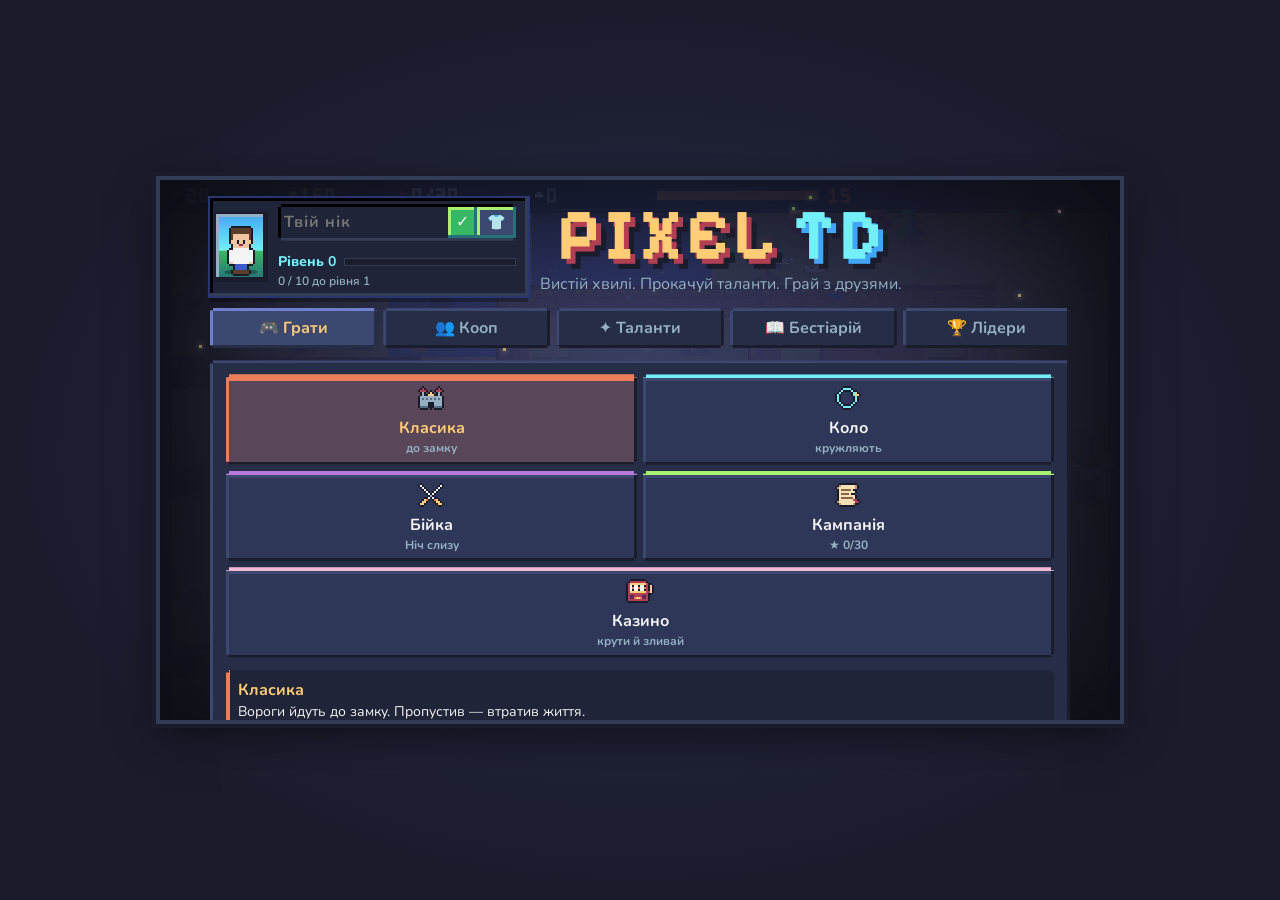
<file: index.html>
<!doctype html>
<html lang="uk">
<head>
  <meta charset="utf-8">
  <meta name="viewport" content="width=device-width, initial-scale=1">
  <title>Pixel Tower Defense</title>
  <meta name="build" content="dev"> <!-- stamped with the release id on deploy (deploy.yml) -->
  <meta http-equiv="Cache-Control" content="no-cache, no-store, must-revalidate">
  <link rel="preconnect" href="https://fonts.googleapis.com">
  <link href="https://fonts.googleapis.com/css2?family=Pixelify+Sans:wght@400;700&family=Nunito:wght@500;600;700;800&display=swap" rel="stylesheet">
  <!-- boot screen: inline so it shows at once, before the game's styles and modules arrive -->
  <style>
    #boot { position: fixed; inset: 0; z-index: 1000; display: flex; flex-direction: column; align-items: center; justify-content: center; gap: 18px;
      background: radial-gradient(ellipse at 50% 40%, #29366f, #1a1c2c 70%); color: #f4f4f4; font: 600 15px Nunito, system-ui, sans-serif; transition: opacity .45s; }
    #boot.done { opacity: 0; pointer-events: none; }
    #boot .bt-slime { width: 6px; height: 6px; margin: 0 48px 48px 0; animation: btHop .7s ease-in-out infinite; }
    #boot .bt-shadow { width: 40px; height: 6px; margin-top: -26px; background: rgba(0,0,0,.35); border-radius: 50%; animation: btShadow .7s ease-in-out infinite; }
    @keyframes btHop { 0%, 100% { transform: translateY(0) scale(1.08, .9); } 45% { transform: translateY(-26px) scale(.94, 1.06); } }
    @keyframes btShadow { 0%, 100% { transform: scaleX(1); } 45% { transform: scaleX(.6); opacity: .5; } }
    #boot .bt-logo { font: 700 40px 'Pixelify Sans', monospace; color: #ffcd75; text-shadow: 3px 3px 0 #b13e53, 6px 6px 0 #1a1c2c; letter-spacing: 3px; }
    #boot .bt-logo span { color: #73eff7; text-shadow: 3px 3px 0 #41a6f6, 6px 6px 0 #1a1c2c; }
    #boot .bt-bar { width: 220px; height: 10px; background: #1a1c2c; box-shadow: 0 0 0 2px #333c57; overflow: hidden; }
    #boot .bt-bar i { display: block; height: 100%; width: 40%; background: linear-gradient(90deg, #38b764, #a7f070); animation: btBar 1.1s ease-in-out infinite; }
    @keyframes btBar { from { transform: translateX(-100%); } to { transform: translateX(250%); } }
    #boot .bt-tip { max-width: 420px; text-align: center; color: #94b0c2; min-height: 2.6em; line-height: 1.35; padding: 0 16px; }
    #boot .bt-slow { display: none; color: #ffcd75; }
    #boot.slow .bt-slow { display: block; }
    #boot button { margin-left: 8px; padding: 4px 10px; font: inherit; color: #1a1c2c; background: #ffcd75; border: 0; cursor: pointer; }
  </style>
  <link rel="stylesheet" href="style.css">
  <script src="vendor/peerjs.min.js"></script> <!-- PeerJS 1.5.4, vendored (no third-party CDN at runtime) -->
</head>
<body>
  <div id="boot" aria-live="polite">
    <div class="bt-slime"></div><div class="bt-shadow"></div>
    <div class="bt-logo">PIXEL<span>TD</span></div>
    <div class="bt-bar"><i></i></div>
    <div class="bt-tip"></div>
    <div class="bt-slow">Довго вантажиться… <button onclick="location.reload()">Оновити сторінку</button></div>
  </div>
  <script>
    // boot screen: a pixel slime built from box-shadows, a random tip, and a hint if loading takes too long
    (function () {
      var map = ['..0000..', '.066660.', '06k66k60', '0666w660', '06655660', '06666660', '.000000.'], col = { '0': '#1a1c2c', '6': '#38b764', '5': '#a7f070', k: '#1a1c2c', w: '#f4f4f4' }, px = 6, sh = [];
      map.forEach(function (row, y) { for (var x = 0; x < row.length; x++) if (col[row[x]]) sh.push((x * px) + 'px ' + (y * px) + 'px 0 ' + col[row[x]]); });
      document.querySelector('#boot .bt-slime').style.boxShadow = sh.join(',');
      var tips = ['Крига робить ворогів мокрими — Тесла бʼє їх удвічі сильніше.', 'Виклик хвилі раніше дає бонусне золото.', 'Вогонь по мокрих ворогах — вибух пари!',
        'Бочки на карті вибухають раз на хвилю: клікни, коли поруч натовп.', 'За кожного боса — талант на вибір.', 'Дві однакові вежі в Казино зливаються в сильнішу.'];
      document.querySelector('#boot .bt-tip').textContent = '💡 ' + tips[Math.floor(Math.random() * tips.length)];
      setTimeout(function () { var b = document.getElementById('boot'); if (b && !b.classList.contains('done')) b.classList.add('slow'); }, 20000);
      // a script failed to load or crashed while starting: say so instead of spinning forever
      window.addEventListener('error', function (e) {
        var b = document.getElementById('boot');
        if (!b || b.classList.contains('done')) return;
        b.classList.add('slow');
        b.querySelector('.bt-slow').firstChild.textContent = 'Не вдалося завантажити гру. ';
        console.error('boot:', e.message || (e.target && e.target.src));
      }, true);
    })();
  </script>
  <main id="layout">
    <div id="stage">
      <canvas id="game" width="640" height="360"></canvas>
      <div id="pop" class="hidden"></div>
      <div id="banner"></div>
      <div id="modal" class="hidden"></div>

      <div id="menu" class="hidden">
        <div class="menu-inner">
          <!-- header: logo, nick, experience -->
          <header class="menu-head">
            <h1>PIXEL<span>TD</span></h1>
            <p class="tag">Вистій хвилі. Прокачуй таланти. Грай з друзями.</p>
            <div class="head-right hero-card">
              <button id="heroAv" class="hero-av" title="Твій герой — клікни, щоб переодягнути"><span class="hero-shadow"></span></button>
              <div class="hero-info">
                <div class="nickbox">
                <input id="nick" maxlength="16" placeholder="Твій нік" autocomplete="off">
                <button id="nickSave" title="Зберегти нік">✓</button>
                <button id="wardrobeBtn" title="Шафа: змінити вигляд героя">👕</button>
                </div>
                <small id="nickMsg" class="hint"></small>
                <div class="xp-badge"><span class="lvl-chip">Рівень <b id="lvl">0</b></span><div class="xp-bar"><i id="xpFill"></i></div><span id="xpLine"></span></div>
              </div>
            </div>
          </header>

          <nav class="menu-tabs">
            <button data-tab="play" class="active">🎮 Грати</button>
            <button data-tab="coop">👥 Кооп</button>
            <button data-tab="tree">✦ Таланти</button>
            <button data-tab="bestiary">📖 Бестіарій</button>
            <button data-tab="board">🏆 Лідери</button>
          </nav>

          <!-- PLAY: mode tiles, details of the chosen mode, difficulty dropdown, start -->
          <section class="menu-tab" data-tab="play">
            <div id="modes" class="mode-tiles"></div>
            <div id="modeInfo" class="mode-info"></div>
            <div id="campaign" class="hidden"></div>
            <div class="play-row">
              <label class="select-wrap">Складність
                <select id="diffSel"></select>
              </label>
              <button id="resume" class="big primary hidden">▶ Повернутися</button>
              <button id="playSolo" class="big primary">▶ Грати соло</button>
            </div>
          </section>

          <!-- CO-OP: host a room or join one -->
          <section class="menu-tab hidden" data-tab="coop">
            <div class="coop-cols">
              <div class="coop-card">
                <h3>Створити кімнату</h3>
                <p class="hint">Ти — хост: обираєш режим і стартуєш гру. До 3 друзів.</p>
                <button id="hostBtn">Створити кімнату</button>
                <div id="roomBox" class="hidden">Код: <b id="roomCode">-----</b> <button id="copyCode" title="Копіювати">⧉</button></div>
              </div>
              <div class="coop-card">
                <h3>Приєднатися</h3>
                <p class="hint">Введи код кімнати від друга.</p>
                <div class="row left">
                  <input id="joinCode" maxlength="5" placeholder="КОД" autocomplete="off">
                  <button id="joinBtn">Увійти</button>
                </div>
              </div>
            </div>
            <div id="roster" class="hidden"></div>
            <p id="lobbyStatus"></p>
            <button id="coopStart" class="big primary hidden">▶ Почати разом</button>
            <p class="hint">Режим і складність обираються на вкладці «Грати».</p>
          </section>

          <!-- TALENT TREE -->
          <section class="menu-tab hidden" data-tab="tree">
            <div id="shop"></div>
            <small class="hint">Досвід дають за кожну гру — навіть програну. Кожен рівень = одне очко таланту (макс. 25). Ярус відкривається після 3 / 6 / 10 очок у нижчих ярусах гілки.</small>
          </section>

          <!-- BESTIARY: every boss met -->
          <section class="menu-tab hidden" data-tab="bestiary">
            <div id="bestiary"></div>
          </section>

          <!-- WARDROBE: the avatar editor -->
          <section class="menu-tab hidden" data-tab="wardrobe">
            <div id="wardrobe"></div>
          </section>

          <!-- LEADERBOARD -->
          <section class="menu-tab hidden" data-tab="board">
            <div class="tabs board-tabs"><button data-board="classic">Класика</button><button data-board="circle">Коло</button><button data-board="brawl">Бійка тижня</button><button data-board="casino">Казино</button><span class="board-sep"></span><button data-period="month">Цього місяця</button><button data-period="all">Весь час</button></div>
            <div id="board"></div>
          </section>
        </div>
      </div>
    </div>

    <aside id="ui">
      <div class="panel-head">
        <canvas id="hudAv" width="14" height="22" title="Твій герой"></canvas>
        <div id="waveInfo">Хвиля 0 / 20</div>
        <div class="progress"><div id="waveBar"></div></div>
        <div id="coopInfo" class="hidden"></div>
        <div id="netStatus"></div>
      </div>
      <div id="towers"></div>
      <div id="abilities"></div>
      <button id="talent" class="off">✦ Талант [T]</button>
      <button id="next" class="primary">Почати ▶</button>
      <div id="nextInfo"></div>
      <div class="controls">
        <button id="speed" title="Швидкість [F]">x1</button>
        <button id="pause" title="Пауза [P]">❚❚</button>
        <button id="mute" title="Звук">🔊</button>
        <button id="music" title="Музика">♪</button>
        <button id="toMenu" title="Меню">☰</button>
      </div>
      <div id="info"></div>
    </aside>
  </main>
  <script type="module" src="src/main.js"></script>
</body>
</html>
</file>
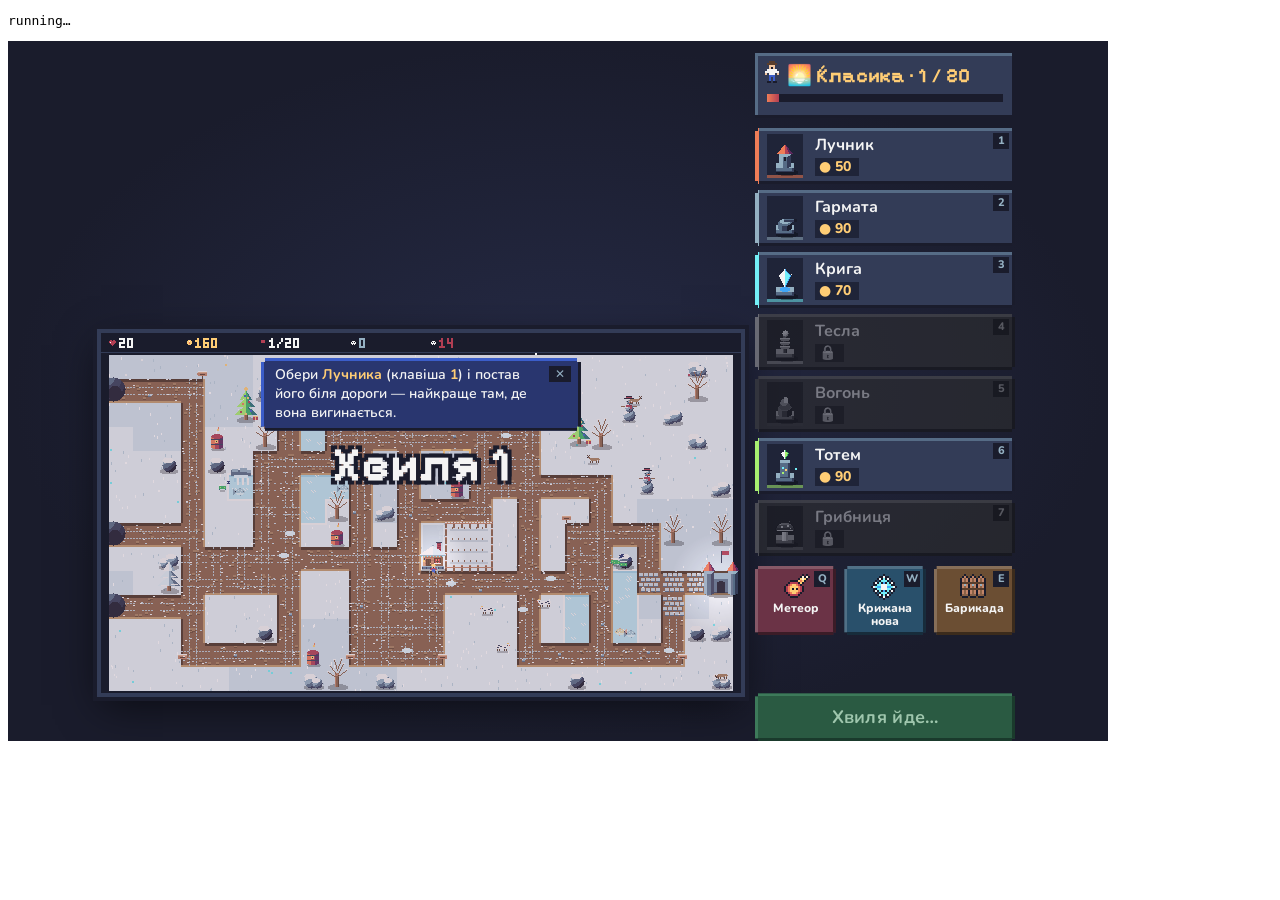
<file: tests/client.html>
<!doctype html>
<meta charset="utf-8">
<title>Client smoke tests</title>
<pre id="out">running…</pre>
<iframe id="app" src="../index.html" style="width:1100px;height:700px;border:0"></iframe>
<script type="module">
// 1) pure unit tests of the network message validator and the command table
// 2) boots the real game in an iframe, walks lobby -> run -> menu -> resume and collects uncaught errors
import { validate } from '../src/client/protocol.js';
import { COMMANDS } from '../src/sim/commands.js';
import { createGame, step } from '../src/sim/sim.js';
import { SONGS, songFor, SHOTS, Sfx } from '../src/audio.js';
import { TOWERS as TW } from '../src/sim/data.js';
import { HERO, hero } from '../src/say.js';
import { CAMPAIGN as CAMP } from '../src/sim/data.js';

const lines = [];
let failed = 0;
const check = (name, ok, extra = '') => { if (!ok) failed++; lines.push(`${ok ? 'PASS' : 'FAIL'} ${name} ${extra}`); };
const wait = (ms) => new Promise((r) => setTimeout(r, ms));

// ---- validator ----
HERO.name = ''; const heroDefault = hero('{hero}, будуй!'); HERO.name = 'Богдан';
check('story: {hero} becomes the nickname (Тарас without one)', heroDefault === 'Тарас, будуй!' && hero('{hero}, будуй!') === 'Богдан, будуй!');
check('story: no campaign line names Тарас directly', !JSON.stringify(CAMP.map((m) => m.story)).includes('Тарас'));
HERO.name = '';
check('sfx: every shooting tower has its own shot sound', Object.keys(TW).filter((k) => !TW[k].support).every((k) => SHOTS[k]) && new Set(Object.values(SHOTS).map((v) => JSON.stringify(v))).size === Object.keys(SHOTS).length);
{ const fx = new Sfx(); let err = ''; try { fx.ctx = new OfflineAudioContext(1, 44100, 44100); fx.noiseBuf = fx.ctx.createBuffer(1, 4410, 44100); for (const k of Object.keys(SHOTS)) fx.shot(k); } catch (e) { err = e.message; } check('sfx: every shot synthesises without errors', !err, err); }
check('music: every campaign mission has its own theme', new Set(CAMP.map((m) => songFor({ mission: m, season: m.season }))).size === CAMP.length && CAMP.every((m) => songFor({ mission: m }) === 'm' + m.id));
check('music: outside the campaign the season picks the theme', songFor({ season: 'winter' }) === 'winter' && songFor({ season: 'spring', mission: null }) === 'spring');
check('music: themes are well-formed', Object.values(SONGS).every((S) => S.bpm > 0 && S.chords.every((c) => c.length === 4) && (!S.drums || S.drums.length === 8)));
check('validate: garbage dropped', validate(null) === null && validate('x') === null && validate({}) === null && validate({ t: 'nope' }) === null);
check('validate: hello avatar must be a clean code', validate({ t: 'hello', nick: 'a', v: 1, avatar: '0.1.0.1.0.8.0.6.0.0' }).avatar === '0.1.0.1.0.8.0.6.0.0' && validate({ t: 'hello', nick: 'a', v: 1, avatar: '<script>' }).avatar === '' && validate({ t: 'hello', nick: 'a', v: 1 }).avatar === '');
check('validate: roster keeps only clean avatars', validate({ t: 'roster', list: [{ slot: 0, nick: 'a', idx: 0, avatar: '0.1.0.1.0.8.0.6.0.0' }, { slot: 1, nick: 'b', idx: 1, avatar: 'x'.repeat(40) }] }).list.map((r) => r.avatar).join('|') === '0.1.0.1.0.8.0.6.0.0|');
check('validate: cmd with known type', validate({ t: 'cmd', cmd: { type: 'place', kind: 'arrow', tx: 1, ty: 2 } })?.cmd.type === 'place');
check('validate: cmd with unknown type dropped', validate({ t: 'cmd', cmd: { type: 'hack' } }) === null);
check('validate: cmd prototype keys dropped', validate({ t: 'cmd', cmd: { type: 'constructor' } }) === null && validate({ t: 'cmd', cmd: { type: '__proto__' } }) === null);
check('validate: tick needs cmds array', validate({ t: 'tick' }) === null && validate({ t: 'tick', cmds: [] })?.t === 'tick');
check('validate: hash needs integer tick and h', validate({ t: 'hash', tick: 100, h: 5 })?.h === 5 && validate({ t: 'hash', tick: 'x', h: 5 }) === null && validate({ t: 'hash', tick: 1 }) === null);
check('validate: desync', validate({ t: 'desync', tick: 200 })?.tick === 200 && validate({ t: 'desync' })?.tick === 0);
check('validate: too many cmds dropped', validate({ t: 'tick', cmds: Array.from({ length: 65 }, () => ({})) }) === null);
check('validate: cursor needs finite numbers', validate({ t: 'cursor', x: NaN, y: 1 }) === null && validate({ t: 'cursor', x: 5, y: 6 })?.x === 5);
check('validate: nick truncated', validate({ t: 'hello', nick: 'x'.repeat(100), v: 1 }).nick.length === 16);
check('validate: start needs seed+opts+idx', validate({ t: 'start', seed: 1 }) === null && validate({ t: 'start', seed: 1, opts: {}, idx: 1, v: 38 })?.t === 'start');
check('validate: roster capped', validate({ t: 'roster', list: [1, 2, 3, 4, 5] }) === null);

// ---- command table: every handler exists and bad input is ignored without throwing ----
const s = createGame(7, {});
const bad = [{ type: 'place', kind: 'arrow', tx: 1.5, ty: 2 }, { type: 'place', kind: 'arrow', tx: 'a', ty: null }, { type: 'move', id: 1, tx: NaN, ty: 0 },
  { type: 'meteor', x: NaN, y: 3 }, { type: 'wall', tx: 0.5, ty: 1 }, { type: 'constructor' }, { type: 'toString' }, null, 5, {}];
let threw = false;
try { step(s, bad); } catch (e) { threw = true; lines.push('  ' + e.stack); }
check('commands: malformed input ignored', !threw && s.towers.length === 0 && s.walls.length === 0);
check('commands: registry covers client commands', ['place', 'upgrade', 'evolve', 'sell', 'move', 'aura', 'clear', 'barrel', 'collect', 'nextWave', 'meteor', 'nova', 'wall', 'pick'].every((k) => typeof COMMANDS[k] === 'function'));

// ---- real UI boot ----
const errors = [];
const frame = document.getElementById('app');
frame.contentWindow.addEventListener('error', (e) => errors.push(e.message));
for (let i = 0; i < 100 && !(frame.contentDocument && frame.contentDocument.getElementById('menu') && frame.contentDocument.querySelector('.mode-tile')); i++) await wait(50);
const d = frame.contentDocument;
const q = (sel) => d.querySelector(sel);
const hidden = (id) => d.getElementById(id).classList.contains('hidden');
check('ui: menu shown on boot', !hidden('menu'));
check('ui: 5 mode tiles (incl. casino)', d.querySelectorAll('.mode-tile').length === 5);
check('ui: talent tree rendered', d.querySelectorAll('.tv-col').length === 4);
check('ui: build bar + abilities', d.querySelectorAll('.tower-btn').length === 7 &&d.querySelectorAll('.ability').length >= 3);
// wardrobe: opens from the 👕 button, a part can be tried on, saving stores the look and returns to «Грати»
d.getElementById('wardrobeBtn').click();
await wait(100);
check('wardrobe: mirror and 10 category tabs', !!d.getElementById('wrBig') && d.querySelectorAll('.wr-tabs button').length === 10);
d.querySelector('.wr-opt:not(.on):not(.locked)').click();
await wait(60);
d.getElementById('wrSave').click();
await wait(100);
const savedMeta = JSON.parse(frame.contentWindow.localStorage.getItem('pixeltd-meta-v2') || '{}');
check('wardrobe: save stores the avatar and returns to the menu', !!(savedMeta.avatar && savedMeta.avatar.set && /^[0-9a-z.]+$/.test(savedMeta.avatar.code)) && !d.querySelector('.menu-tab[data-tab="play"]').classList.contains('hidden'), JSON.stringify(savedMeta.avatar));
q('.mode-tile.mode-campaign').click();
await wait(100);
check('ui: campaign road', d.querySelectorAll('.camp-node').length === 10);
check('ui: choosing the campaign plays its short story', !!d.getElementById('campIntro'));
d.querySelector('#campIntro .ci-skip')?.click();
await wait(50);
check('ui: the story can be skipped', !d.getElementById('campIntro'));
q('.mode-tile.mode-classic').click();
d.getElementById('playSolo').click();
await wait(400);
check('ui: run starts, menu hidden', hidden('menu'));
d.getElementById('next').click();
await wait(300);
// headless iframes starve requestAnimationFrame, so drive the fixed-step loop by hand
const A = await frame.contentWindow.eval("import('/src/client/app.js')");
const L = await frame.contentWindow.eval("import('/src/client/loop.js')");
const t0 = frame.contentWindow.performance.now();
for (let i = 1; i <= 40; i++) L.simulate(t0 + i * 50);
check('ui: wave started', A.app.state.wave >= 1, 'wave=' + A.app.state.wave + ' tick=' + A.app.state.tick);
d.getElementById('toMenu').click();
await wait(600);
check('ui: back to menu with resume', !hidden('menu') && !hidden('resume'), 'menu hidden=' + hidden('menu') + ' resume hidden=' + hidden('resume') + ' running=' + A.app.running);
d.getElementById('resume').click();
await wait(600);
check('ui: resume hides menu', hidden('menu'));
// the hero card shows the saved look (regression: the code string used to be drawn as the default look)
{
  const hero = () => d.querySelector('#heroAv canvas').toDataURL();
  const before = hero();
  const M = A.meta, old = M.avatar;
  M.avatar = { code: '1.3.0.1.1.2.0.6.1.0', set: true };
  A.bus.emit('avatar:saved');
  check('ui: hero card redraws with the saved avatar', hero() !== before);
  M.avatar = old; A.bus.emit('avatar:saved');
}
// tower popup must not hang over the end screen / the next level
{
  const s = A.app.state, P = await frame.contentWindow.eval("import('/src/client/ui/popup.js')"), SS = await frame.contentWindow.eval("import('/src/client/session.js')");
  s.players[0].gold = 999;
  let spot = null;
  for (let ty = 0; ty < 14 && !spot; ty++) for (let tx = 0; tx < 26 && !spot; tx++) if (!s.map.tiles.has(tx + ',' + ty) && !s.obstacles.some((o) => o.tx === tx && o.ty === ty) && (await frame.contentWindow.eval("import('/src/sim/sim.js')")).canPlace(s, tx, ty)) spot = [tx, ty];
  SS.send({ type: 'place', kind: 'arrow', tx: spot[0], ty: spot[1] });
  L.simulate(t0 + 41 * 50 + 1000);
  A.ui.selected = 't' + s.towers[s.towers.length - 1].id;
  P.updatePop();
  const shown = !d.getElementById('pop').classList.contains('hidden');
  A.bus.emit('run:end', { won: false, earned: 0, record: false, level: 1, levelUp: false });
  check('ui: tower popup closes when the run ends', shown && d.getElementById('pop').classList.contains('hidden') && !A.ui.selected, `shown=${shown}`);
  A.ui.selected = 't' + s.towers[s.towers.length - 1].id; P.updatePop();
  A.bus.emit('run:start');
  P.updatePop();
  check('ui: and when the next level starts', d.getElementById('pop').classList.contains('hidden'));
  d.getElementById('modal').classList.add('hidden');
}
// run summary: the loop counts events; a boss kill ends up in the bestiary at the end of the run
const S = await frame.contentWindow.eval("import('/src/client/summary.js')");
check('summary: counts the running game', S.summary.kills === A.app.state.kills, `summary=${S.summary.kills} state=${A.app.state.kills}`);
S.collect([{ type: 'bossSpawn', bk: 'kvak' }, { type: 'death', kind: 'boss', bk: 'kvak', by: 'arrow', p: 0 }]);
check('summary: boss + kill by family', S.summary.bossesKilled.includes('kvak') && S.summary.byFamily.arrow >= 1);
d.getElementById('toMenu').click();
await wait(300);
d.querySelector('.menu-tabs [data-tab="bestiary"]').click();
await wait(100);
check('ui: bestiary shows every boss', d.querySelectorAll('.bst-card').length === Object.keys((await frame.contentWindow.eval("import('/src/sim/data.js')")).BOSSES).length, 'cards=' + d.querySelectorAll('.bst-card').length);
check('ui: no uncaught errors', errors.length === 0, errors.join(' | '));

lines.push('');
lines.push(failed ? `${failed} FAILED` : 'ALL PASSED');
document.getElementById('out').textContent = lines.join('\n');
</script>
</file>
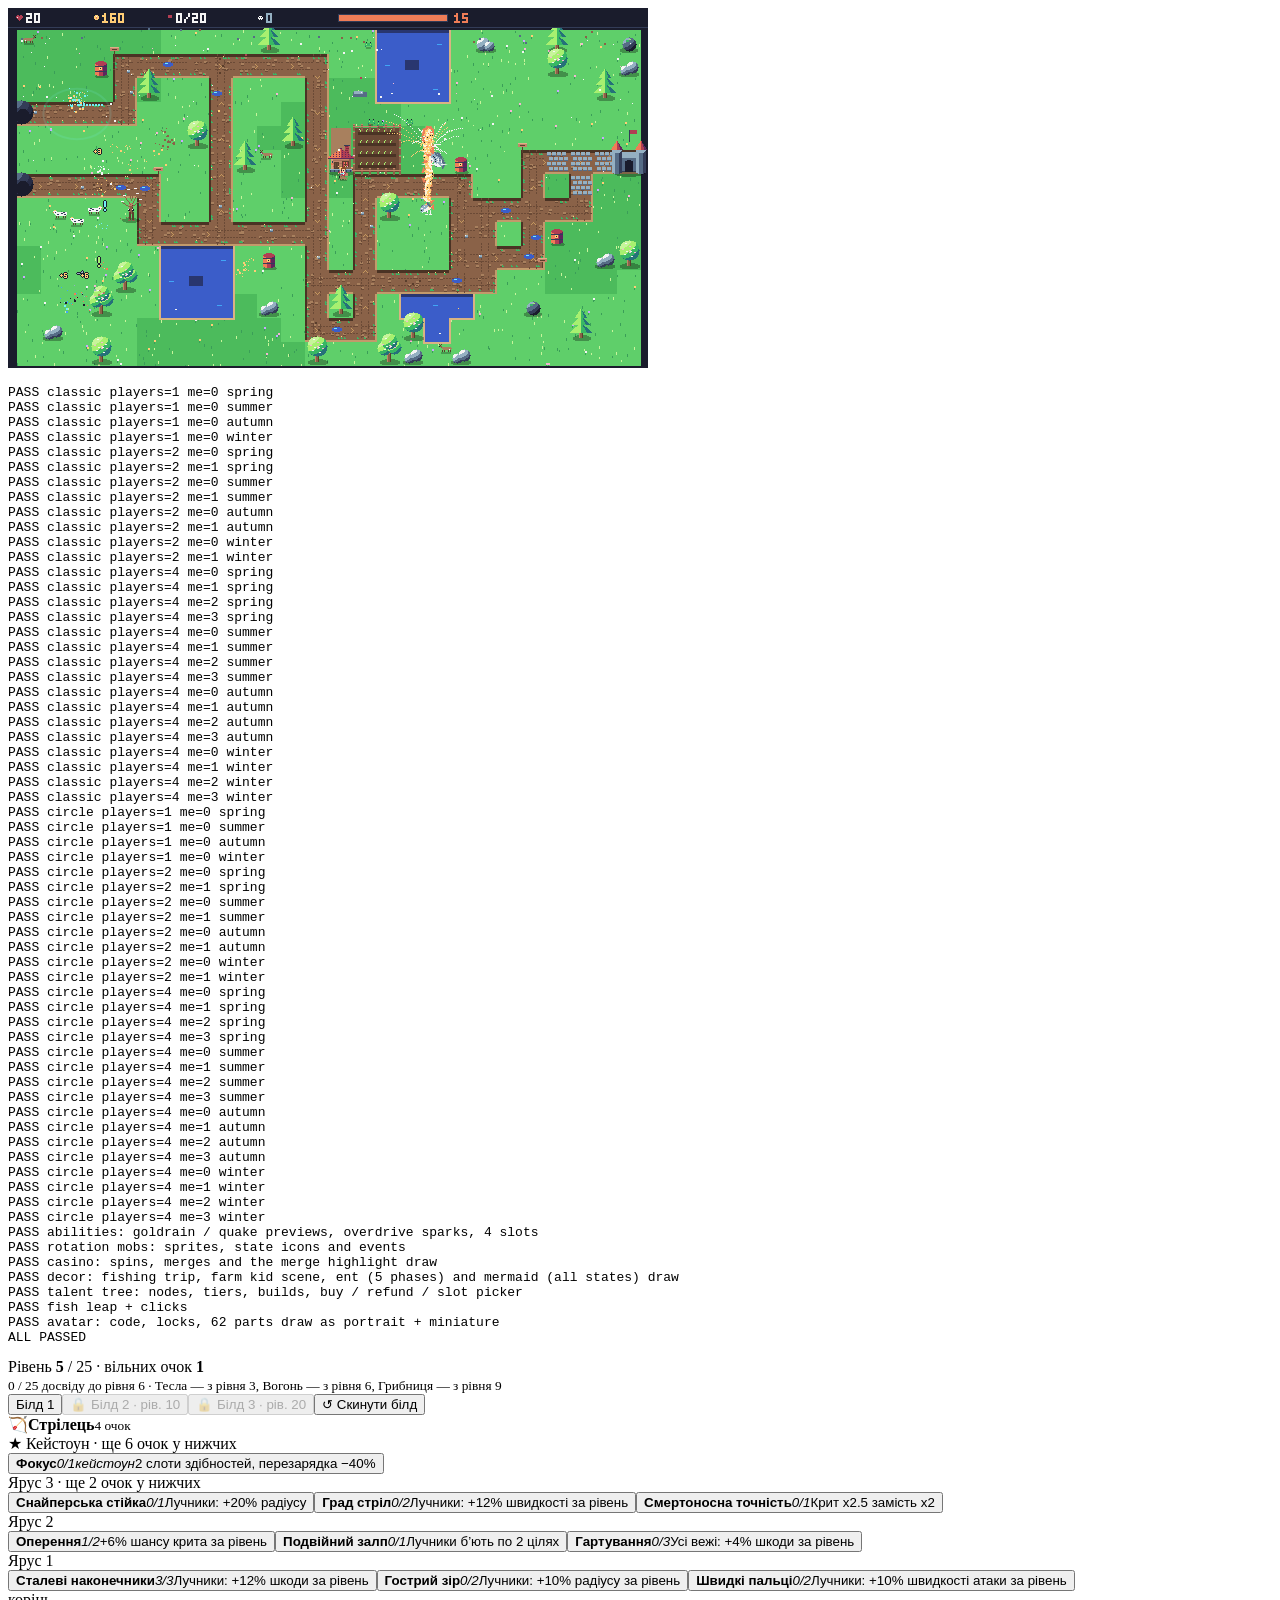
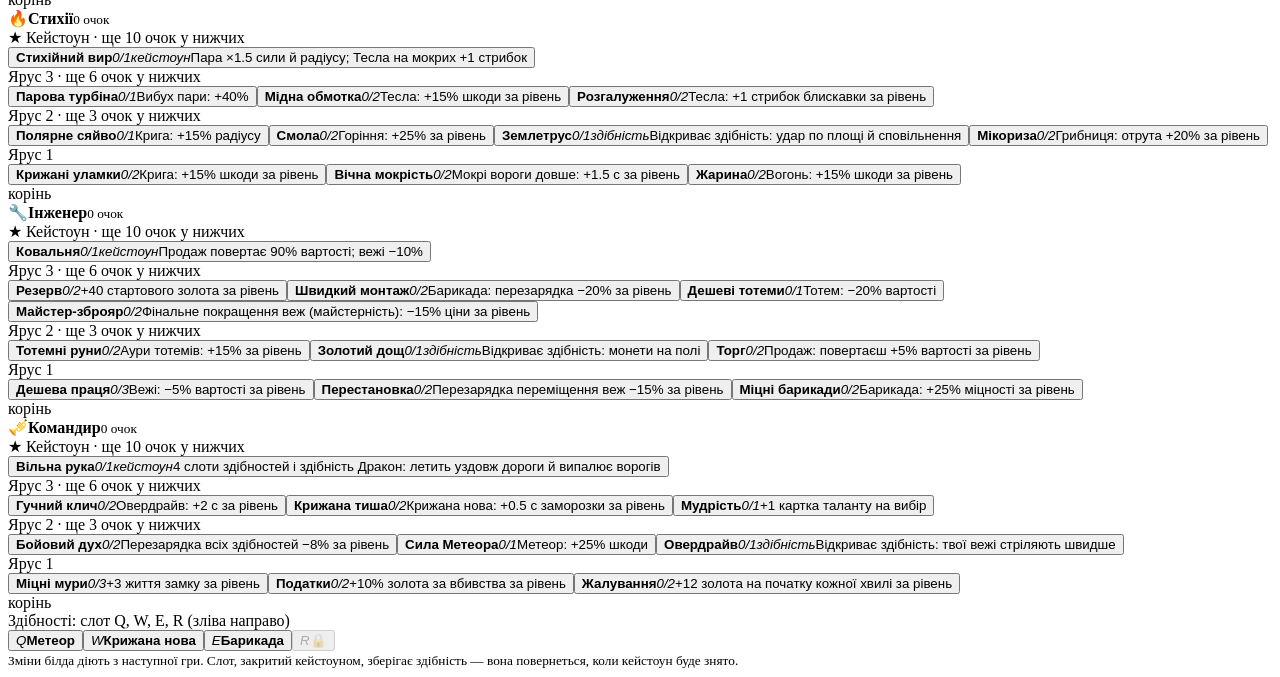
<file: tests/render.html>
<!doctype html>
<meta charset="utf-8">
<title>Render smoke test</title>
<canvas id="c" width="640" height="360"></canvas>
<pre id="out">running…</pre>
<script type="module">
// Draws frames in every mode / player count / UI state to catch renderer exceptions (they freeze the game loop).
import { createGame, step, canPlace } from '../src/sim/sim.js';
import { spawn } from '../src/sim/combat.js';
import { TOWER_ORDER, COLS, ROWS } from '../src/sim/data.js';
import { Renderer } from '../src/render.js';
import { Critters } from '../src/critters.js';
import * as Meta from '../src/meta.js';
import { renderTreeView } from '../src/treeui.js';

const out = [];
let failed = 0;
const r = new Renderer(document.getElementById('c'));
for (const mode of ["classic", "circle"]) {
  for (const players of [1, 2, 4]) {
   for (const season of ["spring", "summer", "autumn", "winter"]) {
    for (let me = 0; me < players; me++) {
      const name = `${mode} players=${players} me=${me} ${season}`;
      try {
        const s = createGame(42, { mode, players, season });
        const free = [];
        for (let y = 0; y < ROWS; y++) for (let x = 0; x < COLS; x++) if (canPlace(s, x, y)) free.push([x, y]);
        step(s, TOWER_ORDER.map((kind, i) => ({ type: 'place', kind: i === 5 ? 'totem' : i % 3 === 0 ? 'arrow' : 'frost', tx: free[i * 7][0], ty: free[i * 7][1], p: i % players })));
        step(s, [{ type: 'nextWave', p: 0 }, { type: 'wall', tx: 0, ty: 0, p: me }]);
        for (let i = 0; i < 200; i++) step(s);
        const uis = [
          { me, build: 'cannon', hover: { tx: free[3][0], ty: free[3][1] }, mouse: { x: 100, y: 100 } },
          { me, selected: 't' + s.towers[0].id, hover: { tx: 1, ty: 1 } },
          { me, ability: 'meteor', mouse: { x: 120, y: 120 }, hover: { tx: 5, ty: 5 } },
          { me, ability: 'wall', hover: { tx: 5, ty: 5 } },
          { me, moving: s.towers[0].id, hover: { tx: free[5][0], ty: free[5][1] } },
          { me },
        ];
        r.onEvents([{ type: "bossSpawn", id: s.enemies[0]?.id ?? 0, kind: "boss", wave: 5 }, { type: "bossRage", id: s.enemies[0]?.id ?? 0, wave: 5 }]);
        for (const ui of uis) r.draw(s, 0.5, ui, 0.016);
        out.push('PASS ' + name);
      } catch (e) {
        failed++;
        out.push('FAIL ' + name + '\n  ' + e.stack);
      }
    }
   }
  }
}
// abilities: four slots, the new targeted abilities with their previews, Overdrive sparks on towers
try {
  const s4 = createGame(42, { mode: 'classic', season: 'summer', perks: [{ abilities: ['meteor', 'goldrain', 'overdrive', 'quake'] }] });
  const free4 = [];
  for (let y = 0; y < ROWS; y++) for (let x = 0; x < COLS; x++) if (canPlace(s4, x, y)) free4.push([x, y]);
  step(s4, [{ type: 'place', kind: 'arrow', tx: free4[0][0], ty: free4[0][1], p: 0 }, { type: 'nextWave', p: 0 }]);
  step(s4, [{ type: 'overdrive', p: 0 }]);
  for (let i = 0; i < 120; i++) step(s4);
  r.onEvents([{ type: 'goldrain', x: 120, y: 120, r: 60, p: 0 }, { type: 'quake', x: 150, y: 110, r: 70, p: 0 }, { type: 'overdrive', p: 0 }]);
  for (const ui of [
    { me: 0, ability: 'goldrain', mouse: { x: 120, y: 120 }, hover: { tx: 5, ty: 5 } },
    { me: 0, ability: 'quake', mouse: { x: 150, y: 110 }, hover: { tx: 6, ty: 4 } },
    { me: 0, ability: 'overdrive', hover: { tx: 6, ty: 4 } },
    { me: 0 },
  ]) r.draw(s4, 0.5, ui, 0.016);
  out.push('PASS abilities: goldrain / quake previews, overdrive sparks, 4 slots');
} catch (e) { failed++; out.push('FAIL abilities ' + e.stack); }

// rotation mobs: every look, state icon and juice event must draw without exceptions
try {
  const s = createGame(42, { mode: 'classic', season: 'summer' });
  s.lives = 1e6;
  const kinds = ['cloud', 'tinman', 'drummer', 'froglet', 'shellback', 'roller', 'mistling', 'gnats', 'magpie', 'bonepile'];
  kinds.forEach((k, i) => { const e = spawn(s, k, 0, 60 + i * 18, 1); e.speedMul = 0; });
  const [cloud, tin, drum, frog, shell] = s.enemies;
  const [roller, mist, , mag, bone] = s.enemies.slice(5);
  roller.rollV = 40; mag.loot = [5, 5]; bone.pile = 8; mist.mist = true;
  tin.armor = 4; frog.leapT = 4; shell.shellT = 10; cloud.wetT = 20; shell.flash = 2;
  s.wave = 7;
  r.onEvents([
    { type: 'rain', id: cloud.id, x: cloud.x, y: cloud.y, r: 40, n: 2 }, { type: 'shed', id: tin.id, x: tin.x, y: tin.y, armor: 3 },
    { type: 'leap', id: frog.id, x: frog.x, y: frog.y }, { type: 'shell', id: shell.id, x: shell.x, y: shell.y, on: true },
    { type: 'shell', id: shell.id, x: shell.x, y: shell.y, on: false }, { type: 'drum', id: drum.id, x: drum.x, y: drum.y, n: 3 },
    { type: 'reveal', id: mist.id, x: mist.x, y: mist.y }, { type: 'pile', id: bone.id, x: bone.x, y: bone.y, gold: 3 }, { type: 'rise', id: bone.id, x: bone.x, y: bone.y },
    { type: 'magpie', id: mag.id, x: mag.x, y: mag.y }, { type: 'magpieDrop', x: mag.x, y: mag.y, n: 3 },
    { type: 'death', x: cloud.x, y: cloud.y, kind: 'cloud', gold: 5, p: 0 }, { type: 'death', x: tin.x, y: tin.y, kind: 'shellback', gold: 6, p: 0 },
  ]);
  for (let i = 0; i < 6; i++) { r.draw(s, 0.5, { me: 0 }, 0.016); step(s); }
  frog.slowT = 10; frog.slowF = 0; // frozen look of a hopper
  r.draw(s, 0.5, { me: 0 }, 0.016);
  out.push('PASS rotation mobs: sprites, state icons and events');
} catch (e) { failed++; out.push('FAIL rotation mobs ' + e.stack); }

// casino: spins, merges and the merge highlight draw
try {
  const sc = createGame(21, { mode: 'casino' });
  sc.players[0].gold = 99999;
  for (let i = 0; i < 12; i++) step(sc, [{ type: 'spin', p: 0 }]);
  r.onEvents(sc.events, sc);
  const a = sc.towers[0];
  r.draw(sc, 0.5, { me: 0, merging: a.id }, 0.016);
  r.onEvents([{ type: 'merge', x: a.x, y: a.y, fx: a.x + 24, fy: a.y, kind: 'sniper', level: 3, master: false, p: 0 }, { type: 'spin', x: a.x, y: a.y, kind: 'arrow', level: 2, p: 0 }], sc);
  r.draw(sc, 0.5, { me: 0 }, 0.016);
  out.push('PASS casino: spins, merges and the merge highlight draw');
} catch (e) { failed++; out.push('FAIL casino ' + e.stack); }

// decoration: the ent stroll and the mermaid's leaps draw in every phase without errors
try {
  const se = createGame(4, { season: 'spring' });
  r.draw(se, 0.5, { me: 0 }, 0.016);
  const tree = se.obstacles.find((o) => o.kind === 'tree');
  for (const phase of ['wake', 'walk', 'look', 'back', 'sink']) {
    r.ents = [{ id: tree.id, dx: 1, dy: 0, phase, t: 0.5, x: 6, y: 0, lift: 3, say: 'Хм…', season: 'winter' }];
    r.draw(se, 0.5, { me: 0 }, 0.016);
  }
  const m = r.critters.mermaid;
  if (m) for (const state of ['rise', 'sit', 'scared', 'dive', 'away']) { m.state = state; m.t = 0.3; r.draw(se, 0.5, { me: 0, mouse: { x: m.x || 0, y: m.y || 0 } }, 0.016); }
  const F = r.critters.farm;
  if (F) for (const [t, carried] of [[0.5, false], [2.5, false], [3, true]]) {
    F.kid = { x: F.home.x + 6, y: F.home.y + 1, dir: 1, t, say: 'Агу!', sayT: 1, carried };
    F.mom = t >= 2 ? { x: F.home.x + 3, y: F.home.y + 1, dir: 1, state: carried ? 'carry' : 'run', say: 'Кирилло!', sayT: 1 } : null;
    r.draw(se, 0.5, { me: 0 }, 0.016);
  }
  const spotF = r.critters.fishingSpot();
  if (F && spotF) for (const phase of ['go', 'fish', 'back']) { F.fish = { ...spotF, phase, t: 5, biteT: 0.3, catch: { t: 0.5, color: '#ef7d57' } }; r.draw(se, 0.5, { me: 0 }, 0.016); }
  if (F) F.fish = null;
  out.push(`PASS decor: fishing trip, farm kid scene, ent (5 phases) and mermaid (${m ? 'all states' : 'no pond spot on this map'}) draw`);
} catch (e) { failed++; out.push('FAIL decor ' + e.stack); }

// talent tree screen (src/treeui.js): renders the tree as DOM, buying and refunding redraws it
try {
  Meta.setPersist(false);
  const host = document.createElement('div');
  document.body.append(host);
  const m = Meta.newMeta();
  m.xp = Meta.xpForLevel(5); // level 5 = 5 points
  const redraw = () => renderTreeView(host, m, redraw);
  redraw();
  const nodes = host.querySelectorAll('.tv-node');
  if (nodes.length !== Meta.TREE.length) throw new Error(`nodes ${nodes.length} != ${Meta.TREE.length}`);
  if (host.querySelectorAll('.tv-build.locked').length !== 2) throw new Error('build tabs: 2 should be locked at level 5');
  if (host.querySelectorAll('.tv-col').length !== 4) throw new Error('4 branch trunks expected');
  if (host.querySelectorAll('.tv-tier.closed').length === 0) throw new Error('higher tiers should be closed at start');
  host.querySelector('[data-id="a1"]').click();
  if (Meta.rankOf(m, 'a1') !== 1) throw new Error('left click should buy a rank');
  host.querySelector('[data-id="a1"]').dispatchEvent(new MouseEvent('contextmenu', { bubbles: true, cancelable: true }));
  if (Meta.rankOf(m, 'a1') !== 0) throw new Error('right click should take the rank back');
  for (let i = 0; i < 3; i++) host.querySelector('[data-id="a1"]').click();
  host.querySelector('[data-id="a4"]').click();
  if (Meta.rankOf(m, 'a4') !== 1) throw new Error('tier 2 should open after 3 points');
  host.querySelector('.tv-slot').click();
  if (!host.querySelector('.tv-pick')) throw new Error('slot picker should open');
  host.querySelector('.tv-pick-item').click();
  out.push('PASS talent tree: nodes, tiers, builds, buy / refund / slot picker');
} catch (e) { failed++; out.push('FAIL talent tree ' + e.stack); }

// fish: leap, click a fish in the air, click empty water, and draw it all
try {
  const s = createGame(42, { mode: "classic", season: "summer" });
  const c = new Critters();
  c.reset(s.map, "summer");
  const water = [...s.map.water][0];
  if (water) {
    const [wx, wy] = water.split(",").map(Number);
    c.leap(wx * 24 + 12, wy * 24 + 12, { gold: true });
    for (let i = 0; i < 10; i++) c.update(0.03, []);
    const p = c.fishPos(c.jumps[0]);
    const hitFish = c.pokeFish(p.x, p.y);
    const hitWater = c.pokeFish(wx * 24 + 12, wy * 24 + 12);
    const g = document.getElementById("c").getContext("2d");
    for (let i = 0; i < 30; i++) { c.update(0.05, []); c.drawFish(g); }
    if (!hitFish || !hitWater) throw new Error("fish clicks not handled");
  }
  out.push("PASS fish leap + clicks" + (water ? "" : " (no pond on this map)"));
} catch (e) { failed++; out.push("FAIL fish " + e.stack); }
// avatar (src/avatar.js): code round-trip, clamping, every part draws, locks follow the story
try {
  const AV = await import('../src/avatar.js');
  const code = AV.serialize(AV.DEFAULT);
  if (!AV.validCode(code) || code.length > 24) throw new Error('default code invalid: ' + code);
  const spec = { hair: 5, hairC: 7, eyes: 3, skin: 5, shirt: 3, shirtC: 9, pants: 2, pantsC: 9, hat: 5, acc: 4 };
  if (JSON.stringify(AV.parse(AV.serialize(spec))) !== JSON.stringify(spec)) throw new Error('round trip');
  if (JSON.stringify(AV.parse('garbage')) !== JSON.stringify(AV.DEFAULT) || AV.validCode('1.2.3') || AV.validCode('0.1.0.1.0.8.0.6.0.0;DROP')) throw new Error('bad codes must fall back');
  const wild = AV.normalize({ hair: 99, hairC: -3, skin: 1.5, hat: 'x' });
  if (wild.hair < 0 || wild.hair > 5 || wild.hairC < 0 || wild.hairC > 7 || wild.skin !== AV.DEFAULT.skin || wild.hat !== 0) throw new Error('normalize ' + JSON.stringify(wild));
  let drawn = 0;
  for (const [k, n] of AV.FIELDS) for (let v = 0; v < n; v++) {
    const sp = { ...AV.DEFAULT, [k]: v };
    const sc = AV.sprite(sp), mc = AV.mini(sp), sc2 = AV.mini(sp, true);
    if (sc.width !== 18 || sc.height !== 27 || mc.width !== 7 || mc.height !== 11 || sc2.height !== 10) throw new Error('size ' + k + v);
    drawn++;
  }
  if (AV.lockOf('hat', 5, { campaign: {}, level: 0 }) === null || AV.lockOf('hat', 5, { campaign: { 10: 1 }, level: 0 }) !== null) throw new Error('crown unlocks with mission 10');
  if (AV.lockOf('hat', 0, null) !== null || AV.lockOf('hair', 3, null) !== null) throw new Error('base parts are open');
  const rnd = AV.randomSpec(() => 0.99, { campaign: {}, level: 0 });
  if (AV.lockOf('hat', rnd.hat, { campaign: {}, level: 0 }) || AV.lockOf('shirt', rnd.shirt, { campaign: {}, level: 0 })) throw new Error('random must respect locks');
  if (AV.serialize(AV.specOfNick('Тарас')) !== AV.serialize(AV.specOfNick('Тарас'))) throw new Error('nick look must be stable');
  out.push(`PASS avatar: code, locks, ${drawn} parts draw as portrait + miniature`);
} catch (e) { failed++; out.push('FAIL avatar ' + e.stack); }

out.push(failed ? `${failed} FAILED` : 'ALL PASSED');
document.getElementById('out').textContent = out.join('\n');
</script>
</file>
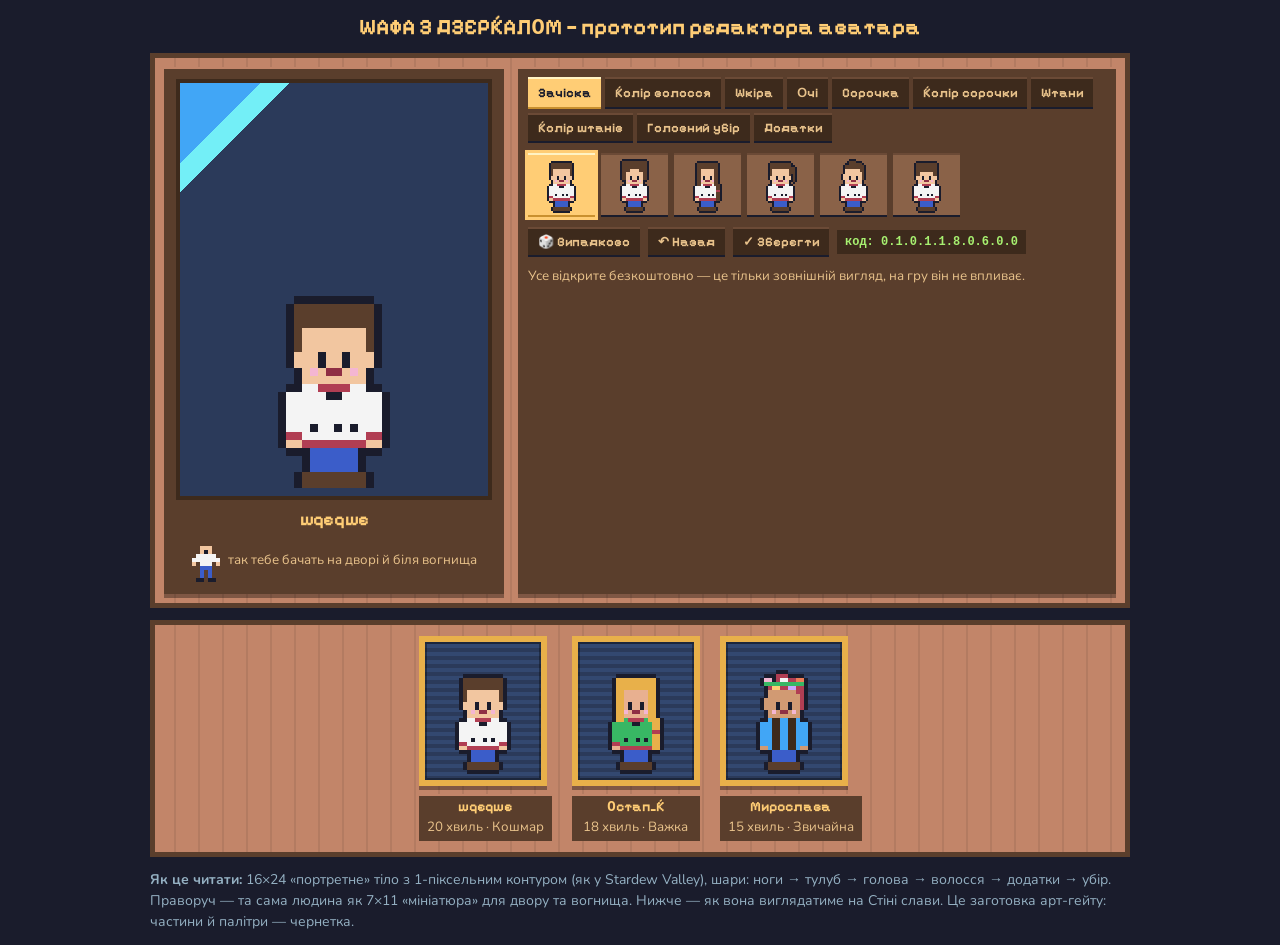
<file: docs/prototypes/avatar.html>
<!doctype html>
<html lang="uk">
<head>
<meta charset="utf-8">
<meta name="viewport" content="width=device-width, initial-scale=1">
<title>Аватар — прототип «Шафа з дзеркалом»</title>
<link href="https://fonts.googleapis.com/css2?family=Pixelify+Sans:wght@400;700&family=Nunito:wght@500;700;800&display=swap" rel="stylesheet">
<style>
  :root { --ink:#1a1c2c; --w1:#c28569; --w2:#8a6248; --w3:#5a3e2c; --yellow:#ffcd75; }
  * { box-sizing: border-box; }
  body { margin:0; background:#1a1c2c; color:#f4f4f4; font-family:'Nunito',sans-serif; display:flex; flex-direction:column; align-items:center; gap:12px; padding:14px; }
  h1 { margin:0; font:700 22px 'Pixelify Sans',monospace; color:var(--yellow); }
  .room { width:min(980px,100%); display:grid; grid-template-columns: 340px 1fr; gap:14px; background:#c28569 repeating-linear-gradient(90deg, rgba(0,0,0,.08) 0 2px, transparent 2px 24px); padding:14px; box-shadow: inset 0 0 0 5px var(--w3); }
  .mirror { background:#5a3e2c; padding:12px; box-shadow: inset 0 2px 0 var(--w1), 0 4px 0 rgba(0,0,0,.35); display:flex; flex-direction:column; align-items:center; gap:8px; }
  .glass { width:100%; background: linear-gradient(135deg,#41a6f6 0 12%, #73eff7 12% 16%, #2b3a5a 16% 100%); aspect-ratio: 3/4; display:flex; align-items:flex-end; justify-content:center; padding-bottom:12px; box-shadow: inset 0 0 0 4px #3d2a1c; position:relative; }
  canvas { image-rendering:pixelated; }
  .names { font:700 18px 'Pixelify Sans',monospace; color:var(--yellow); }
  .panel { background:#5a3e2c; padding:10px; box-shadow: inset 0 2px 0 var(--w1), 0 4px 0 rgba(0,0,0,.35); display:flex; flex-direction:column; gap:10px; }
  .tabs { display:flex; flex-wrap:wrap; gap:4px; }
  button { font:700 13px 'Pixelify Sans','Nunito',sans-serif; color:#e8c28b; background:#3d2a1c; border:0; padding:7px 10px; cursor:pointer; box-shadow: inset 0 2px 0 #6b4a36, inset 0 -2px 0 #1a1c2c; }
  button.on { background:#ffcd75; color:#1a1c2c; box-shadow: inset 0 2px 0 #fff3c4, inset 0 -2px 0 #c9902f; }
  .grid { display:grid; grid-template-columns: repeat(auto-fill, minmax(64px,1fr)); gap:6px; }
  .sw { height:64px; padding:0; display:flex; align-items:center; justify-content:center; background:#8a6248; }
  .sw.on { outline:3px solid #ffcd75; }
  .dot { width:34px; height:34px; box-shadow: inset 0 0 0 3px rgba(0,0,0,.35); }
  .row { display:flex; gap:8px; flex-wrap:wrap; align-items:center; }
  .wall { width:min(980px,100%); display:flex; gap:20px; align-items:flex-end; justify-content:center; background:#c28569 repeating-linear-gradient(90deg, rgba(0,0,0,.08) 0 2px, transparent 2px 24px); padding:16px; box-shadow: inset 0 0 0 5px var(--w3); flex-wrap:wrap; }
  .frame { width:128px; border:6px solid #e8b04a; background: repeating-linear-gradient(0deg,#2b3a5a 0 4px,#334870 4px 8px); height:150px; display:flex; align-items:flex-end; justify-content:center; padding-bottom:6px; box-shadow: inset 0 0 0 2px rgba(0,0,0,.35), 0 4px 0 rgba(0,0,0,.35); }
  .plaque { background:#5a3e2c; padding:4px 8px; text-align:center; box-shadow: inset 0 2px 0 var(--w1); margin-top:8px; }
  .plaque b { color:var(--yellow); font:700 14px 'Pixelify Sans',monospace; display:block; }
  small { color:#e8c28b; }
  #code { font:700 12px monospace; background:#3d2a1c; padding:5px 8px; color:#a7f070; }
  .note { width:min(980px,100%); font-size:14px; line-height:1.5; color:#94b0c2; }
</style>
</head>
<body>
<h1>ШАФА З ДЗЕРКАЛОМ — прототип редактора аватара</h1>
<div class="room">
  <div class="mirror">
    <div class="glass"><canvas id="big" width="144" height="208"></canvas></div>
    <div class="names" id="nm">wqeqwe</div>
    <div class="row"><canvas id="mini" width="28" height="44" title="На карті й біля вогнища"></canvas><small>так тебе бачать на дворі й біля вогнища</small></div>
  </div>
  <div class="panel">
    <div class="tabs" id="tabs"></div>
    <div class="grid" id="opts"></div>
    <div class="row">
      <button id="rnd">🎲 Випадково</button>
      <button id="undo">↶ Назад</button>
      <button id="save">✓ Зберегти</button>
      <span id="code"></span>
    </div>
    <small id="hint">Усе відкрите безкоштовно — це тільки зовнішній вигляд, на гру він не впливає.</small>
  </div>
</div>
<div class="wall" id="wall"></div>
<div class="note" id="note"></div>

<script>
const SKIN = ['#f9dcc0', '#f2c6a0', '#e8b090', '#d19a73', '#a8705a', '#7a4a38'];
const HAIR = ['#1a1c2c', '#5a3e2c', '#8a6248', '#e8b04a', '#b13e53', '#f4f4f4', '#3b5dc9', '#38b764'];
const EYE = ['#1a1c2c', '#3b5dc9', '#38b764', '#8a6248'];
const CLOTH = ['#b13e53', '#ef7d57', '#ffcd75', '#a7f070', '#38b764', '#41a6f6', '#3b5dc9', '#5d275d', '#f4f4f4', '#566c86'];
const N = {
  hair: ['Коротка', 'Кучері', 'Коса', 'Хвіст', 'Чуб', 'Горщик'],
  shirt: ['Сорочка', 'Вишиванка', 'Жилет', 'Светр'],
  pants: ['Штани', 'Шаровари', 'Спідниця'],
  hat: ['Без убору', 'Солом’яний', 'Кепка', 'Вінок', 'Вушанка', 'Корона'],
  acc: ['Нічого', 'Окуляри', 'Вуса', 'Хустина', 'Квітка'],
};
const SPEC0 = { hair: 0, hairC: 1, eyes: 0, skin: 1, shirt: 1, shirtC: 8, pants: 0, pantsC: 6, hat: 0, acc: 0 };
let spec = { ...SPEC0 }, hist = [];
const CATS = [
  ['hair', 'Зачіска', 'N'], ['hairC', 'Колір волосся', 'C', HAIR], ['skin', 'Шкіра', 'C', SKIN], ['eyes', 'Очі', 'C', EYE],
  ['shirt', 'Сорочка', 'N'], ['shirtC', 'Колір сорочки', 'C', CLOTH], ['pants', 'Штани', 'N'], ['pantsC', 'Колір штанів', 'C', CLOTH],
  ['hat', 'Головний убір', 'N'], ['acc', 'Додатки', 'N'],
];
let cat = 0;

// ---------- the 16x24 body, layered ----------
function paint(g, s) {
  const R = (x, y, w, h, c) => { g.fillStyle = c; g.fillRect(x, y, w, h); };
  const skin = SKIN[s.skin], hair = HAIR[s.hairC], eye = EYE[s.eyes], sh = CLOTH[s.shirtC], pa = CLOTH[s.pantsC], dark = '#1a1c2c';
  const shoe = '#5a3e2c';
  // legs / skirt
  if (s.pants === 2) { R(4, 17, 8, 5, pa); R(5, 22, 2, 1, skin); R(9, 22, 2, 1, skin); }
  else if (s.pants === 1) { R(3, 18, 4, 4, pa); R(9, 18, 4, 4, pa); R(4, 19, 2, 1, '#00000022'); }
  else { R(5, 18, 3, 4, pa); R(8, 18, 3, 4, pa); }
  R(4, 22, 4, 2, shoe); R(8, 22, 4, 2, shoe);
  // torso + arms + hands
  R(4, 11, 8, 8, sh); R(2, 12, 2, 6, sh); R(12, 12, 2, 6, sh);
  R(2, 18, 2, 1, skin); R(12, 18, 2, 1, skin);
  if (s.shirt === 1) { // vyshyvanka: white-ish linen is the colour, embroidery red/black at collar and cuffs
    R(6, 11, 4, 1, '#b13e53'); R(7, 12, 2, 1, dark); R(2, 17, 2, 1, '#b13e53'); R(12, 17, 2, 1, '#b13e53'); R(4, 18, 8, 1, '#b13e53'); R(5, 16, 1, 1, dark); R(8, 16, 1, 1, dark); R(10, 16, 1, 1, dark);
  } else if (s.shirt === 2) { R(5, 11, 6, 8, '#3d2a1c'); R(7, 11, 2, 8, sh); } // waistcoat over the shirt
  else if (s.shirt === 3) { for (let y = 12; y < 19; y += 2) R(4, y, 8, 1, 'rgba(0,0,0,.25)'); }
  R(7, 10, 2, 1, skin); // neck
  // head
  R(4, 2, 8, 9, skin); R(3, 6, 1, 3, skin); R(12, 6, 1, 3, skin);
  R(6, 7, 1, 2, eye); R(9, 7, 1, 2, eye); R(5, 9, 1, 1, '#f4b6d2'); R(10, 9, 1, 1, '#f4b6d2'); R(7, 9, 2, 1, '#8f2f44');
  // hair
  const H = (x, y, w, h) => R(x, y, w, h, hair);
  if (s.hair === 0) { H(3, 1, 10, 3); H(3, 4, 1, 3); H(12, 4, 1, 3); }
  else if (s.hair === 1) { H(2, 0, 12, 4); H(2, 4, 2, 5); H(12, 4, 2, 5); H(4, 4, 2, 1); H(10, 4, 2, 1); }
  else if (s.hair === 2) { H(3, 1, 10, 3); H(3, 4, 2, 8); H(11, 4, 2, 8); R(12, 11, 2, 8, hair); R(12, 14, 2, 1, '#b13e53'); }
  else if (s.hair === 3) { H(3, 1, 10, 3); H(3, 4, 1, 3); H(12, 4, 1, 3); H(13, 3, 2, 3); H(14, 6, 1, 4); }
  else if (s.hair === 4) { H(4, 2, 8, 2); H(6, 0, 3, 3); H(9, 1, 3, 1); H(11, 2, 2, 3); H(12, 5, 1, 4); } // forelock
  else { H(3, 1, 10, 4); H(3, 5, 2, 2); H(11, 5, 2, 2); }
  // accessory
  if (s.acc === 1) { R(5, 6, 3, 3, 'rgba(26,28,44,.0)'); R(5, 6, 3, 1, dark); R(5, 8, 3, 1, dark); R(5, 6, 1, 3, dark); R(7, 6, 1, 3, dark); R(8, 7, 1, 1, dark); R(9, 6, 3, 1, dark); R(9, 8, 3, 1, dark); R(9, 6, 1, 3, dark); R(11, 6, 1, 3, dark); }
  if (s.acc === 2) { R(5, 9, 6, 1, hair); R(4, 10, 2, 1, hair); R(10, 10, 2, 1, hair); }
  if (s.acc === 3) { R(5, 11, 6, 2, '#b13e53'); R(7, 13, 2, 1, '#b13e53'); R(6, 11, 1, 1, '#f4f4f4'); R(9, 12, 1, 1, '#f4f4f4'); }
  if (s.acc === 4) { R(11, 2, 3, 3, '#f4b6d2'); R(12, 3, 1, 1, '#ffcd75'); }
  // hat
  if (s.hat === 1) { R(1, 2, 14, 2, '#e8b04a'); R(4, 0, 8, 3, '#ffcd75'); R(4, 2, 8, 1, '#b13e53'); }
  else if (s.hat === 2) { R(3, 1, 10, 3, sh === '#f4f4f4' ? '#41a6f6' : sh); R(3, 3, 12, 1, '#1a1c2c'); }
  else if (s.hat === 3) { for (let i = 0; i < 5; i++) { R(3 + i * 2, 1 + (i % 2), 2, 2, ['#f4b6d2', '#ffcd75', '#f4f4f4', '#c9a8ff', '#ef7d57'][i]); } R(3, 2, 10, 1, '#38b764'); }
  else if (s.hat === 4) { R(3, 0, 10, 4, '#8a6248'); R(2, 4, 2, 5, '#8a6248'); R(12, 4, 2, 5, '#8a6248'); R(4, 0, 8, 1, '#c28569'); }
  else if (s.hat === 5) { R(4, 0, 8, 3, '#ffcd75'); R(4, -1, 1, 1, '#ffcd75'); R(7, -1, 2, 1, '#ffcd75'); R(11, -1, 1, 1, '#ffcd75'); R(7, 1, 2, 1, '#b13e53'); }
}
function sprite(s) { // 18x26 with a 1px dark outline, Stardew-style
  const a = document.createElement('canvas'); a.width = 16; a.height = 25;
  const g = a.getContext('2d'); g.translate(0, 1); paint(g, s); g.translate(0, -1);
  const d = g.getImageData(0, 0, 16, 25).data;
  const out = document.createElement('canvas'); out.width = 18; out.height = 27;
  const og = out.getContext('2d');
  const px = (x, y) => (x < 0 || y < 0 || x >= 16 || y >= 25) ? 0 : d[(y * 16 + x) * 4 + 3];
  og.fillStyle = '#1a1c2c';
  for (let y = -1; y < 26; y++) for (let x = -1; x < 17; x++) {
    if (!px(x, y) && (px(x - 1, y) || px(x + 1, y) || px(x, y - 1) || px(x, y + 1))) og.fillRect(x + 1, y + 1, 1, 1);
  }
  og.drawImage(a, 1, 1);
  return out;
}
const MINI = ['..HHH..', '.HHHHH.', '..sss..', '..sks..', '.TTTTT.', 'TTTTTTT', 's.TTT.s', '..PPP..', '..P.P..', '..P.P..', '.kk.kk.'];
function mini(s) {
  const c = document.createElement('canvas'); c.width = 7; c.height = 11;
  const g = c.getContext('2d');
  const col = { H: s.hat ? ({ 1: '#ffcd75', 2: CLOTH[s.shirtC], 3: '#38b764', 4: '#8a6248', 5: '#ffcd75' })[s.hat] : HAIR[s.hairC], s: SKIN[s.skin], k: '#1a1c2c', T: CLOTH[s.shirtC], P: CLOTH[s.pantsC] };
  MINI.forEach((row, j) => [...row].forEach((ch, i) => { if (col[ch]) { g.fillStyle = col[ch]; g.fillRect(i, j, 1, 1); } }));
  return c;
}

// ---------- UI ----------
const $ = (id) => document.getElementById(id);
function render() {
  const big = $('big'), g = big.getContext('2d'); g.imageSmoothingEnabled = false;
  g.clearRect(0, 0, big.width, big.height);
  g.drawImage(sprite(spec), 0, 0, 18 * 8, 27 * 8);
  const m = $('mini').getContext('2d'); m.imageSmoothingEnabled = false; m.clearRect(0, 0, 28, 44); m.drawImage(mini(spec), 0, 0, 28, 44);
  $('code').textContent = 'код: ' + Object.values(spec).map((v) => v.toString(36)).join('.');
  // tabs
  $('tabs').innerHTML = '';
  CATS.forEach((c, i) => { const b = document.createElement('button'); b.textContent = c[1]; b.className = i === cat ? 'on' : ''; b.onclick = () => { cat = i; render(); }; $('tabs').append(b); });
  // options
  const [key, , kind, pal] = CATS[cat], o = $('opts');
  o.innerHTML = '';
  const count = kind === 'N' ? N[key].length : pal.length;
  for (let v = 0; v < count; v++) {
    const b = document.createElement('button'); b.className = 'sw' + (spec[key] === v ? ' on' : '');
    if (kind === 'C') { const d = document.createElement('div'); d.className = 'dot'; d.style.background = pal[v]; b.append(d); }
    else { const t = { ...spec, [key]: v }; const c = document.createElement('canvas'); c.width = 18 * 2; c.height = 27 * 2; c.getContext('2d').imageSmoothingEnabled = false; c.getContext('2d').drawImage(sprite(t), 0, 0, 36, 54); c.style.height = '56px'; b.title = N[key][v]; b.append(c); b.insertAdjacentHTML('beforeend', ''); }
    b.onclick = () => { hist.push({ ...spec }); spec[key] = v; render(); };
    o.append(b);
  }
  // honour wall preview
  $('wall').innerHTML = '';
  [['wqeqwe', 20, 'Кошмар'], ['Остап_К', 18, 'Важка'], ['Мирослава', 15, 'Звичайна']].forEach(([n, w, d], i) => {
    const wrap = document.createElement('div'); wrap.style.textAlign = 'center';
    const f = document.createElement('div'); f.className = 'frame';
    const rs = i === 0 ? spec : { ...SPEC0, hair: (i * 2) % 6, hairC: i + 2, skin: i + 1, shirtC: 3 + i, shirt: i % 4, hat: i === 2 ? 3 : 0 };
    const c = document.createElement('canvas'); c.width = 18 * 4; c.height = 27 * 4; const cg = c.getContext('2d'); cg.imageSmoothingEnabled = false; cg.drawImage(sprite(rs), 0, 0, 72, 108); f.append(c);
    const p = document.createElement('div'); p.className = 'plaque'; p.innerHTML = `<b>${i === 0 ? ($('nm').textContent) : n}</b><small>${w} хвиль · ${d}</small>`;
    wrap.append(f, p); $('wall').append(wrap);
  });
}
$('rnd').onclick = () => { hist.push({ ...spec }); const r = (n) => Math.floor(Math.random() * n); spec = { hair: r(6), hairC: r(8), eyes: r(4), skin: r(6), shirt: r(4), shirtC: r(10), pants: r(3), pantsC: r(10), hat: Math.random() < 0.5 ? 0 : r(6), acc: Math.random() < 0.6 ? 0 : r(5) }; render(); };
$('undo').onclick = () => { if (hist.length) { spec = hist.pop(); render(); } };
$('save').onclick = () => { try { localStorage.setItem('pixeltd-avatar-proto', JSON.stringify(spec)); } catch {} $('hint').textContent = 'Збережено! Дід каже: «О, {hero}, а тобі личить.»'.replace('{hero}', $('nm').textContent); };
try { const s = JSON.parse(localStorage.getItem('pixeltd-avatar-proto') || 'null'); if (s) spec = { ...SPEC0, ...s }; } catch {}
$('note').innerHTML = '<b>Як це читати:</b> 16×24 «портретне» тіло з 1-піксельним контуром (як у Stardew Valley), шари: ноги → тулуб → голова → волосся → додатки → убір. Праворуч — та сама людина як 7×11 «мініатюра» для двору та вогнища. Нижче — як вона виглядатиме на Стіні слави. Це заготовка арт-гейту: частини й палітри — чернетка.';
document.fonts?.ready.then(render); render();
</script>
</body>
</html>
</file>
<file: style.css>
:root {
  --ink: #1a1c2c; --dark: #333c57; --slate: #566c86; --silver: #94b0c2; --white: #f4f4f4;
  --yellow: #ffcd75; --orange: #ef7d57; --red: #b13e53; --cyan: #73eff7; --sky: #41a6f6; --green: #38b764; --plum: #5d275d;
}
* { box-sizing: border-box; }
html, body { margin: 0; height: 100%; }
body {
  background: var(--ink) radial-gradient(ellipse at center, #252a45 0%, var(--ink) 70%);
  color: var(--white);
  font-family: 'Nunito', system-ui, sans-serif; /* readable Cyrillic for all text */
  user-select: none;
  overflow: auto;
}
#layout { min-height: 100%; display: flex; align-items: center; justify-content: center; gap: 14px; padding: 12px; flex-direction: column; }
body.side #layout { flex-direction: row; }
#stage { position: relative; line-height: 0; }
canvas { image-rendering: pixelated; image-rendering: crisp-edges; display: block; }
#game { cursor: crosshair; box-shadow: 0 0 0 4px var(--dark), 0 0 0 8px var(--ink), 0 12px 40px rgba(0,0,0,.6); }
.hidden { display: none !important; }

/* ---------- buttons ---------- */
button {
  font: inherit; font-size: 16px; color: var(--white);
  background: var(--dark); border: 0; padding: 8px 12px; cursor: pointer; position: relative;
  box-shadow: inset -3px -3px 0 var(--ink), inset 3px 3px 0 var(--slate);
}
button:hover:not(:disabled) { background: var(--slate); }
button:active:not(:disabled) { box-shadow: inset 3px 3px 0 var(--ink); }
button:disabled { opacity: .45; cursor: default; }
button.active { background: var(--orange); box-shadow: inset -3px -3px 0 var(--red), inset 3px 3px 0 var(--yellow); }
button.primary { background: var(--green); box-shadow: inset -3px -3px 0 #257179, inset 3px 3px 0 #a7f070; font-weight: 700; }
button.primary:hover:not(:disabled) { background: #46c973; }
button.poor { opacity: .5; }
button .key { position: absolute; top: 3px; right: 6px; font-size: 11px; color: var(--silver); }
input {
  font: inherit; font-size: 18px; width: 110px; padding: 8px; text-transform: uppercase; letter-spacing: 3px; text-align: center;
  background: var(--ink); color: var(--yellow); border: 0; box-shadow: inset 3px 3px 0 #000, inset -3px -3px 0 var(--dark); outline: none;
}

/* ---------- side panel ---------- */
#ui { width: 100%; max-width: 760px; display: flex; flex-direction: column; gap: 10px; }
body.side #ui { width: 260px; }
.panel-head { background: var(--dark); padding: 10px 12px; box-shadow: inset -3px -3px 0 var(--ink), inset 3px 3px 0 var(--slate); }
#waveInfo { font-size: 20px; font-weight: 700; color: var(--yellow); }
.progress { height: 8px; background: var(--ink); margin-top: 6px; }
#waveBar { height: 100%; width: 0; background: linear-gradient(90deg, var(--orange), var(--red)); transition: width .4s; }
#netStatus { font-size: 13px; margin-top: 6px; color: var(--silver); }
#netStatus.good { color: #a7f070; }
#netStatus.bad { color: var(--orange); }
#towers { display: grid; grid-template-columns: repeat(6, 1fr); gap: 6px; }
body.side #towers { grid-template-columns: 1fr; }
.tower-btn { display: flex; align-items: center; gap: 10px; padding: 6px 10px; text-align: left; }
.tower-btn canvas { width: 40px; height: 40px; flex: none; }
.tower-btn .label { display: flex; flex-direction: column; line-height: 1.15; }
.tower-btn .label b { font-size: 16px; }
.tower-btn .cost { font-size: 14px; color: var(--yellow); }
.tower-btn.locked { filter: grayscale(1); opacity: .5; }
.actions { display: grid; grid-template-columns: 1fr 1.4fr; gap: 6px; }
#meteor { color: var(--yellow); }
.controls { display: grid; grid-template-columns: repeat(5, 1fr); gap: 6px; }
body.guest #speed, body.guest #pause { opacity: .4; pointer-events: none; }
#info { font-size: 15px; line-height: 1.35; background: rgba(51,60,87,.45); padding: 10px 12px; min-height: 90px; }
#info b { color: var(--yellow); }
.hint { color: var(--silver); font-size: 13px; }
.wet { color: var(--sky); }

/* ---------- on-map popup ---------- */
#pop {
  position: absolute; z-index: 5; line-height: 1.25; width: 290px;
  background: var(--ink); padding: 10px; display: flex; flex-direction: column; gap: 6px;
  box-shadow: 0 0 0 3px var(--slate), 0 0 0 6px var(--ink), 0 8px 24px rgba(0,0,0,.6);
}
.pop-title { display: flex; justify-content: space-between; align-items: baseline; }
.pop-title b { font-size: 19px; color: var(--yellow); }
.pop-title span { color: var(--silver); font-size: 14px; }
.pop-stats { display: flex; gap: 10px; flex-wrap: wrap; font-size: 14px; color: var(--cyan); }
.pop-stats .buff { color: var(--yellow); }
#pop button { font-size: 15px; padding: 6px 10px; display: flex; justify-content: space-between; align-items: center; gap: 8px; }
#pop button i { font-style: normal; color: var(--yellow); }
#pop .sell { background: var(--plum); }
.evo-title { font-size: 13px; color: var(--orange); margin-top: 2px; }
.evo { display: grid; grid-template-columns: 1fr 1fr; gap: 6px; }
#pop .evo-btn { flex-direction: column; justify-content: flex-start; text-align: center; gap: 3px; padding: 8px 6px; background: #29366f; }
#pop .evo-btn:hover:not(:disabled) { background: var(--sky); }
.evo-btn canvas { width: 40px; height: 40px; }
.evo-btn b { font-size: 15px; color: var(--yellow); }
.evo-btn span { font-size: 12px; line-height: 1.2; }

/* ---------- overlays ---------- */
#banner {
  position: absolute; left: 0; right: 0; top: 30%; text-align: center; line-height: 1; z-index: 4;
  font-size: 48px; font-weight: 700; color: var(--white);
  text-shadow: 4px 4px 0 var(--ink), -4px -4px 0 var(--ink), 4px -4px 0 var(--ink), -4px 4px 0 var(--ink);
  opacity: 0; transform: scale(.6); transition: opacity .15s, transform .15s; pointer-events: none;
}
#banner.show { opacity: 1; transform: scale(1); }
#banner.boss { color: var(--red); font-size: 64px; }
#banner.gold { color: var(--yellow); font-size: 30px; top: 18%; }

#modal, #menu {
  position: absolute; inset: 0; line-height: 1.3; z-index: 10;
  background: rgba(26, 28, 44, .88);
  display: flex; flex-direction: column; align-items: center; justify-content: center; gap: 10px; text-align: center;
}
#modal h2 { margin: 0; font-size: 40px; color: var(--yellow); text-shadow: 4px 4px 0 var(--red); }
#modal h2.win { color: #a7f070; text-shadow: 4px 4px 0 #257179; font-size: 56px; }
#modal p { margin: 0; color: var(--silver); font-size: 19px; }
#modal p b { color: var(--white); }
#modal .crys { font-size: 30px; color: var(--cyan); }
.crys span { font-size: 16px; color: var(--silver); }
#modal .rec { color: var(--yellow); }
.row { display: flex; gap: 10px; align-items: center; justify-content: center; flex-wrap: wrap; }
.cards { display: flex; gap: 16px; flex-wrap: wrap; justify-content: center; padding: 0 16px; }
.card {
  width: 190px; min-height: 150px; padding: 22px 14px;
  display: flex; flex-direction: column; gap: 10px; align-items: center; justify-content: center; text-align: center;
  transition: transform .1s;
}
.card:hover { transform: translateY(-8px); }
.card b { font-size: 22px; color: var(--yellow); }
.card span { font-size: 16px; }
.card .key { top: 6px; left: 10px; right: auto; font-size: 14px; }
.big { font-size: 22px; padding: 12px 26px; }

/* ---------- main menu ---------- */
#menu { background: rgba(26, 28, 44, .94); overflow: auto; }
.menu-inner { width: min(920px, 96%); }
#menu h1 { margin: 0; font-size: 72px; line-height: 1; color: var(--yellow); text-shadow: 5px 5px 0 var(--red), 10px 10px 0 var(--ink); letter-spacing: 4px; }
#menu h1 span { color: var(--cyan); text-shadow: 5px 5px 0 var(--sky), 10px 10px 0 var(--ink); margin-left: 12px; }
.tag { color: var(--silver); margin: 10px 0 18px; font-size: 18px; }
.menu-cols { display: grid; grid-template-columns: 1fr 1fr; gap: 24px; text-align: left; }
.menu-cols section { background: rgba(51,60,87,.5); padding: 14px 16px; display: flex; flex-direction: column; gap: 8px; }
#menu h3 { margin: 6px 0 2px; font-size: 20px; color: var(--orange); display: flex; justify-content: space-between; }
.crys-badge { color: var(--cyan); }
#diffs { display: grid; grid-template-columns: repeat(3, 1fr); gap: 6px; }
.diff { display: flex; flex-direction: column; gap: 2px; font-size: 15px; padding: 8px; }
.diff span { font-size: 12px; color: var(--silver); }
#roomBox { font-size: 16px; line-height: 1.4; }
#roomCode { font-size: 28px; color: var(--yellow); letter-spacing: 4px; }
#lobbyStatus { margin: 0; min-height: 20px; color: var(--cyan); font-size: 15px; }
#shop { display: flex; flex-direction: column; gap: 6px; }
.shop-item { display: grid; grid-template-columns: 1fr auto; text-align: left; column-gap: 10px; padding: 8px 12px; }
.shop-item b { font-size: 16px; color: var(--yellow); }
.shop-item span { grid-column: 1; font-size: 13px; color: var(--silver); }
.shop-item i { grid-row: 1 / 3; grid-column: 2; align-self: center; font-style: normal; color: var(--cyan); }
.shop-item.max { background: #257179; opacity: .8; }
@media (max-width: 760px) { .menu-cols { grid-template-columns: 1fr; } #menu h1 { font-size: 48px; } }

/* ---------- abilities ---------- */
#abilities { display: grid; grid-template-columns: repeat(var(--ab-n, 3), 1fr); gap: 6px; }
.ability { --cd: 0; font-size: 14px; padding: 10px 4px 8px; overflow: hidden; color: var(--yellow); }
.ability .cd { position: absolute; left: 0; right: 0; bottom: 0; height: calc(var(--cd) * 100%); background: rgba(26,28,44,.7); pointer-events: none; }
.ability.cooling { color: var(--silver); }
#next { font-size: 18px; padding: 10px; }

/* ---------- nick, modes, talents, leaderboard ---------- */
#nick { width: 170px; text-transform: none; letter-spacing: 1px; text-align: left; font-size: 16px; }
.row.left { justify-content: flex-start; }
#modes { display: grid; grid-template-columns: 1fr 1fr; gap: 6px; }
#modes .diff span { font-size: 11px; line-height: 1.2; }
#talent { background: var(--plum); color: var(--yellow); font-weight: 700; animation: pulse 1s infinite alternate; }
@keyframes pulse { from { filter: brightness(1); } to { filter: brightness(1.35); } }
#coopInfo { font-size: 14px; margin-top: 6px; display: flex; justify-content: space-between; gap: 6px; }
.tabs { display: flex; gap: 4px; }
.tabs button { font-size: 12px; padding: 3px 8px; }
#board { max-height: 210px; overflow: auto; }
#board table { width: 100%; border-collapse: collapse; font-size: 14px; }
#board th { text-align: left; color: var(--silver); font-weight: 400; font-size: 12px; }
#board td, #board th { padding: 3px 4px; }
#board tr:nth-child(even) td { background: rgba(26,28,44,.4); }
#board tr.me td { color: var(--yellow); }
#board small { color: var(--cyan); }
.tower-btn canvas { width: 28px; height: 40px; }
.evo-btn canvas { width: 28px; height: 40px; }

/* lobby: the in-game side panel is hidden */
body.in-menu #ui { display: none; }

/* boss intro banner: name + title, shaking in */
#banner small { display: block; font-size: 22px; color: var(--yellow); margin-top: 8px; }
#banner.intro { top: 22%; animation: bossIn .6s ease-out; }
@keyframes bossIn {
  0% { transform: scale(2.2); opacity: 0; }
  60% { transform: scale(.92); opacity: 1; }
  75% { transform: translateX(-6px); }
  90% { transform: translateX(6px); }
  100% { transform: none; }
}

/* talent rarity */
.card .rar { position: absolute; top: 6px; right: 10px; font-size: 12px; color: var(--silver); }
.card.rare { background: #3b2350; box-shadow: inset -3px -3px 0 var(--ink), inset 3px 3px 0 #8a4fb3, 0 0 0 2px #b97ae0; }
.card.rare .rar { color: #d9a8ff; }

/* stable side panel: no layout jumps when the talent button or the info text changes */
#talent.off { visibility: hidden; animation: none; }
#info { height: 128px; min-height: 0; overflow-y: auto; }
body.side #ui { align-self: center; }

/* Baron magnet: hide the real cursor, a dragged pixel cursor is drawn on the canvas */
#game.magnet { cursor: none !important; }

#pop { overflow-y: auto; }

#seasons { display: grid; grid-template-columns: repeat(5, 1fr); gap: 6px; }
#seasons .diff { padding: 6px 4px; font-size: 13px; }

/* talent tree */
.tree-tabs { display: grid; grid-template-columns: repeat(7, 1fr); gap: 4px; }
.tree-tab { font-size: 18px; padding: 4px 0; display: flex; flex-direction: column; align-items: center; line-height: 1.1; }
.tree-tab small { font-size: 11px; color: var(--silver); }
.tree-title { color: var(--yellow); font-size: 15px; margin: 4px 0 0; }
.tree-node { position: relative; margin-left: 14px; }
.tree-node::before { content: ''; position: absolute; left: -10px; top: -8px; bottom: 50%; width: 6px; border-left: 2px solid var(--slate); border-bottom: 2px solid var(--slate); }
.tree-node.owned { background: #2f4d3a; }
.tree-node.owned b { color: #a7f070; }
.tree-node.blocked { opacity: .55; }

#roster { display: flex; flex-wrap: wrap; gap: 4px 12px; font-size: 15px; padding: 6px 8px; background: rgba(26,28,44,.5); }

#modes .brawl { grid-column: 1 / -1; background: #3b2350; box-shadow: inset -3px -3px 0 var(--ink), inset 3px 3px 0 #8a4fb3; }
#modes .brawl.active { background: #8a4fb3; }
#modes .brawl small { display: block; font-size: 11px; color: #d9a8ff; margin-top: 2px; }

/* campaign */
#modes .campaign { grid-column: 1 / -1; background: #2a3d2f; box-shadow: inset -3px -3px 0 var(--ink), inset 3px 3px 0 #38b764; }
#modes .campaign.active { background: #38b764; }
#modes .campaign small { display: block; font-size: 12px; color: var(--yellow); margin-top: 2px; }
#campaign { display: flex; flex-direction: column; gap: 8px; }
.camp-road { display: grid; grid-template-columns: repeat(10, 1fr); gap: 3px; }
.camp-node { padding: 4px 0; display: flex; flex-direction: column; align-items: center; line-height: 1.1; font-size: 13px; }
.camp-node small { font-size: 11px; }
.camp-node i { font-style: normal; font-size: 9px; color: var(--yellow); letter-spacing: -1px; }
.camp-node.done { background: #2f4d3a; }
.camp-brief { background: rgba(26,28,44,.55); padding: 8px 10px; display: flex; flex-direction: column; gap: 4px; font-size: 14px; }
.camp-brief b { color: var(--yellow); font-size: 16px; }
.camp-brief p { margin: 0; }
.camp-brief i { font-style: normal; color: var(--cyan); }
#modal .stars { font-size: 40px; color: var(--yellow); letter-spacing: 6px; margin: 0; }
#modal .outro { color: var(--white); font-size: 17px; max-width: 520px; }

/* pixel font only for big titles and banners, where it reads well */
#menu h1, #modal h2, #banner, #waveInfo, .card b, #modal .stars { font-family: 'Pixelify Sans', monospace; }
button, input { font-family: 'Nunito', system-ui, sans-serif; font-weight: 700; }

/* HTML speech bubbles / labels over the canvas (crisp at any scale) */
#sayLayer { position: absolute; inset: 0; pointer-events: none; overflow: hidden; z-index: 3; line-height: 1.2; }
#sayLayer .say {
  position: absolute; transform: translate(-50%, -100%); white-space: nowrap; max-width: 60%;
  font: 600 14px 'Nunito', system-ui, sans-serif; color: #f4f4f4;
  background: rgba(26, 28, 44, .85); padding: 3px 8px; border-radius: 3px;
  box-shadow: 0 0 0 2px rgba(26, 28, 44, .5);
}
#sayLayer .say.boss { background: #f4f4f4; color: #1a1c2c; font-size: 15px; box-shadow: 0 0 0 2px #1a1c2c; }
#sayLayer .say.gold { color: #ffcd75; }
#sayLayer .say.nick { font-size: 12px; padding: 1px 6px; transform: translate(0, -100%); }
#sayLayer .say.bar { background: none; box-shadow: none; color: #ffcd75; font-size: 13px; text-shadow: 0 1px 0 #1a1c2c, 0 -1px 0 #1a1c2c, 1px 0 0 #1a1c2c, -1px 0 0 #1a1c2c; }

#info .done { color: #a7f070; }

/* ===================== button redesign ===================== */
:root { --fam-arrow: #ef7d57; --fam-cannon: #94b0c2; --fam-frost: #73eff7; --fam-tesla: #ffcd75; --fam-fire: #b13e53; --fam-totem: #a7f070; --fam-spore: #c28569; }
button { border-radius: 6px; transition: transform .08s, filter .12s, background .12s; }
button:hover:not(:disabled) { filter: brightness(1.12); }

/* tower cards: family colour stripe, icon tile, coin price chip, hotkey badge */
.tower-btn {
  --fam: var(--slate);
  background: linear-gradient(180deg, #3a4566 0%, #2c3553 100%);
  box-shadow: inset 4px 0 0 var(--fam), inset -2px -2px 0 rgba(0,0,0,.35), inset 2px 2px 0 rgba(255,255,255,.08), 0 2px 0 #151726;
  padding: 6px 10px 6px 12px; gap: 12px;
}
.tower-btn[data-kind="arrow"] { --fam: var(--fam-arrow); }
.tower-btn[data-kind="cannon"] { --fam: var(--fam-cannon); }
.tower-btn[data-kind="frost"] { --fam: var(--fam-frost); }
.tower-btn[data-kind="tesla"] { --fam: var(--fam-tesla); }
.tower-btn[data-kind="fire"] { --fam: var(--fam-fire); }
.tower-btn[data-kind="totem"] { --fam: var(--fam-totem); }
.tower-btn[data-kind="spore"] { --fam: var(--fam-spore); }
.tower-btn canvas {
  width: 36px; height: 44px; padding: 2px 4px; border-radius: 6px;
  background: radial-gradient(circle at 50% 70%, color-mix(in srgb, var(--fam) 35%, transparent), rgba(26,28,44,.6) 70%);
}
.tower-btn .label b { font-size: 16px; }
.tower-btn .cost { display: inline-flex; align-items: center; gap: 4px; margin-top: 3px; padding: 1px 8px 1px 4px; border-radius: 10px; background: rgba(26,28,44,.6); font-weight: 800; width: fit-content; }
.tower-btn .key, .ability .key {
  top: 5px; right: 6px; min-width: 16px; height: 16px; line-height: 16px; text-align: center;
  border-radius: 4px; background: rgba(26,28,44,.7); color: var(--silver); font-size: 11px; font-weight: 800;
}
.tower-btn:hover:not(:disabled) { transform: translateX(3px); }
.tower-btn.active {
  background: linear-gradient(180deg, color-mix(in srgb, var(--fam) 45%, #3a4566), #2c3553);
  box-shadow: inset 4px 0 0 var(--fam), 0 0 0 2px var(--fam), 0 0 14px color-mix(in srgb, var(--fam) 60%, transparent);
}
.tower-btn.poor:not(.active) .cost { color: var(--red); }
.tower-btn.locked { filter: grayscale(1) brightness(.8); opacity: .55; }

/* abilities: icon + name, radial cooldown like a clock */
#abilities { gap: 8px; }
.ability {
  display: flex; flex-direction: column; align-items: center; gap: 2px; padding: 8px 4px 7px;
  background: linear-gradient(180deg, #3d3060, #2b2346); color: var(--white);
  box-shadow: inset -2px -2px 0 rgba(0,0,0,.35), inset 2px 2px 0 rgba(255,255,255,.1), 0 2px 0 #151726;
}
.ability .ab-icon { font-size: 20px; line-height: 1; }
.ability .ab-name { font-size: 12px; font-weight: 800; line-height: 1.1; text-align: center; }
.ability .cd { inset: 0; height: auto; border-radius: 6px; background: conic-gradient(rgba(10,12,24,.72) calc(var(--cd) * 360deg), transparent 0); }
.ability.cooling { color: var(--silver); }
.ability.active { box-shadow: 0 0 0 2px var(--yellow), 0 0 14px rgba(255,205,117,.5); }
.ability[data-ab="meteor"] { background: linear-gradient(180deg, #5a3040, #3b2030); }
.ability[data-ab="nova"] { background: linear-gradient(180deg, #2c4f66, #1f3548); }
.ability[data-ab="wall"] { background: linear-gradient(180deg, #5a4430, #3d2e20); }

/* next wave: the main call to action */
#next {
  font-size: 18px; padding: 12px; border-radius: 8px; letter-spacing: .3px;
  background: linear-gradient(180deg, #4fd27b, #2c9a55);
  box-shadow: inset 0 -3px 0 rgba(0,0,0,.25), inset 0 2px 0 rgba(255,255,255,.25), 0 3px 0 #1d5c37;
}
#next:hover:not(:disabled) { transform: translateY(-1px); }
#next:disabled { background: linear-gradient(180deg, #2f5a40, #244633); color: #9fc6ad; opacity: 1; box-shadow: inset 0 2px 6px rgba(0,0,0,.3); }
#talent { border-radius: 8px; background: linear-gradient(180deg, #8a4fb3, #5d2f80); }

/* small round controls */
.controls button { height: 36px; padding: 0; border-radius: 8px; background: #2c3553; font-size: 16px; }
.controls button:hover { background: #3a4566; }

/* ---- pixel finish: hard edges, stepped "pixel corners", flat colours with bevels ---- */
button, .tower-btn canvas, .tower-btn .cost, .tower-btn .key, .ability .key, .ability .cd, .controls button, #next, #talent { border-radius: 0; }
/* 2px notched corners give the chunky pixel-art outline */
.tower-btn, .ability, #next, #talent, .controls button {
  clip-path: polygon(0 3px, 3px 3px, 3px 0, calc(100% - 3px) 0, calc(100% - 3px) 3px, 100% 3px, 100% calc(100% - 3px), calc(100% - 3px) calc(100% - 3px), calc(100% - 3px) 100%, 3px 100%, 3px calc(100% - 3px), 0 calc(100% - 3px));
}
.tower-btn { background: #333c57; box-shadow: inset 4px 0 0 var(--fam), inset -3px -3px 0 #1a1c2c, inset 3px 3px 0 #566c86; }
.tower-btn.active { background: color-mix(in srgb, var(--fam) 40%, #333c57); box-shadow: inset 4px 0 0 var(--fam), inset -3px -3px 0 #1a1c2c, inset 3px 3px 0 var(--fam); }
.tower-btn canvas { background: #1f2438; box-shadow: inset 0 -3px 0 color-mix(in srgb, var(--fam) 55%, transparent); }
.tower-btn .cost { background: #1f2438; border-radius: 0; }
.tower-btn .key, .ability .key { background: #1a1c2c; }
.ability { box-shadow: inset -3px -3px 0 rgba(0,0,0,.45), inset 3px 3px 0 rgba(255,255,255,.18); }
.ability[data-ab="meteor"] { background: #6b3346; }
.ability[data-ab="nova"] { background: #29506b; }
.ability[data-ab="wall"] { background: #6b4e33; }
.ability.active { box-shadow: inset -3px -3px 0 rgba(0,0,0,.45), inset 3px 3px 0 #ffcd75; filter: brightness(1.2); }
#next { background: #38b764; box-shadow: inset -3px -3px 0 #257179, inset 3px 3px 0 #a7f070; }
#next:disabled { background: #2a5a42; box-shadow: inset -3px -3px 0 #1a3a2c, inset 3px 3px 0 #3d7a5a; }
#talent { background: #6b3a8a; box-shadow: inset -3px -3px 0 #3d1f52, inset 3px 3px 0 #b97ae0; }
.controls button { background: #333c57; box-shadow: inset -3px -3px 0 #1a1c2c, inset 3px 3px 0 #566c86; }
.controls button:active, .tower-btn:active, .ability:active, #next:active { box-shadow: inset 3px 3px 0 #1a1c2c; transform: translateY(1px); }

.ability .ab-icon canvas { width: 28px; height: 26px; image-rendering: pixelated; display: block; }
.ability .ab-icon { height: 26px; }

/* ===================== lobby menu: header + tabs ===================== */
#menu { justify-content: flex-start; padding: 18px 0; }
.menu-inner { width: min(860px, 96%); display: flex; flex-direction: column; gap: 12px; text-align: left; }
.menu-head { display: flex; align-items: center; justify-content: space-between; gap: 12px; flex-wrap: wrap; }
#menu .menu-head h1 { font-size: 48px; }
.head-right { display: flex; align-items: center; gap: 10px; flex-wrap: wrap; }
.nickbox { display: flex; align-items: center; background: #1f2438; box-shadow: inset -3px -3px 0 #333c57, inset 3px 3px 0 #000; }
.nickbox .nick-ico { padding: 0 6px 0 10px; font-size: 14px; }
.nickbox input { width: 150px; background: transparent; box-shadow: none; padding: 8px 6px; font-size: 16px; color: var(--yellow); }
.nickbox button { padding: 6px 12px; background: #38b764; box-shadow: inset -3px -3px 0 #257179, inset 3px 3px 0 #a7f070; }
.xp-badge { background: #1f2438; padding: 7px 12px; color: var(--cyan); font-weight: 800; box-shadow: inset -3px -3px 0 #333c57, inset 3px 3px 0 #000; }
.xp-badge span { color: var(--silver); font-weight: 600; font-size: 14px; }

.menu-tabs { display: grid; grid-template-columns: repeat(5, 1fr); gap: 6px; }
.menu-tabs button { font-size: 16px; padding: 10px 6px; background: #2a3150; }
.menu-tabs button.active { background: #566c86; color: var(--yellow); box-shadow: inset -3px -3px 0 #333c57, inset 3px 3px 0 #94b0c2; }
.menu-tab { background: rgba(51,60,87,.55); padding: 14px 16px; display: flex; flex-direction: column; gap: 12px; }

/* play: mode tiles + details */
.mode-tiles { display: grid; grid-template-columns: repeat(4, 1fr); gap: 8px; }
.mode-tile { display: flex; flex-direction: column; align-items: center; gap: 2px; padding: 12px 6px 10px; background: #2a3150; }
.mode-tile .mt-ico { font-size: 28px; line-height: 1.1; }
.mode-tile b { font-size: 17px; }
.mode-tile small { font-size: 12px; color: var(--silver); white-space: nowrap; overflow: hidden; text-overflow: ellipsis; max-width: 100%; }
.mode-tile.active { background: #333c57; box-shadow: inset -3px -3px 0 #1a1c2c, inset 3px 3px 0 var(--tile, #ffcd75), 0 0 0 2px var(--tile, #ffcd75); }
.mode-tile.mode-classic { --tile: #ef7d57; } .mode-tile.mode-circle { --tile: #73eff7; }
.mode-tile.mode-brawl { --tile: #b97ae0; } .mode-tile.mode-campaign { --tile: #a7f070; }
.mode-info { display: flex; flex-direction: column; gap: 3px; padding: 10px 12px; background: #1f2438; border-left: 4px solid var(--tile, #ffcd75); font-size: 14px; }
.mode-info.mode-classic { --tile: #ef7d57; } .mode-info.mode-circle { --tile: #73eff7; }
.mode-info.mode-brawl { --tile: #b97ae0; } .mode-info.mode-campaign { --tile: #a7f070; }
.mode-info b { font-size: 16px; color: var(--yellow); }
.mode-info small { color: #d9a8ff; }
details.camp-brief summary { cursor: pointer; list-style: none; display: flex; flex-direction: column; gap: 2px; }
details.camp-brief summary::-webkit-details-marker { display: none; }

.play-row { display: grid; grid-template-columns: 1fr 1fr; gap: 10px; align-items: end; }
.play-row #playSolo, .play-row #resume { margin: 0; }
.play-row #resume:not(.hidden) ~ #playSolo { grid-column: 1 / -1; }
.select-wrap { display: flex; flex-direction: column; gap: 4px; font-size: 13px; color: var(--silver); font-weight: 700; }
.select-wrap select {
  appearance: none; font: inherit; font-size: 15px; font-weight: 700; color: var(--white); padding: 10px 34px 10px 12px; cursor: pointer;
  background: #333c57 url("data:image/svg+xml,%3Csvg xmlns='http://www.w3.org/2000/svg' width='12' height='8' shape-rendering='crispEdges'%3E%3Cpath fill='%23ffcd75' d='M0 0h12v2H10v2H8v2H4V4H2V2H0z'/%3E%3C/svg%3E") no-repeat right 12px center;
  border: 0; box-shadow: inset -3px -3px 0 #1a1c2c, inset 3px 3px 0 #566c86; outline: none;
}
.select-wrap select option { background: #1f2438; }

/* co-op tab */
.coop-cols { display: grid; grid-template-columns: 1fr 1fr; gap: 10px; }
.coop-card { background: #1f2438; padding: 12px; display: flex; flex-direction: column; gap: 8px; }
.coop-card h3 { margin: 0; }
.coop-card p { margin: 0; }
#coopStart { margin: 0; }
.board-tabs { display: flex; gap: 6px; }
/* bestiary */
.bst-head { margin: 0; display: flex; flex-wrap: wrap; gap: 4px 12px; align-items: baseline; }
.bst-grid { display: grid; grid-template-columns: repeat(auto-fill, minmax(76px, 1fr)); gap: 6px; max-height: 230px; overflow: auto; }
.bst-card { display: flex; flex-direction: column; align-items: center; gap: 3px; padding: 8px 4px 6px; background: #1f2438; box-shadow: inset -3px -3px 0 #1a1c2c, inset 3px 3px 0 #333c57; }
.bst-card canvas { image-rendering: pixelated; }
.bst-card small { font-size: 11px; line-height: 1.1; color: var(--silver); text-align: center; }
.bst-card.unknown { opacity: .75; cursor: default; }
.bst-card.unknown canvas { filter: drop-shadow(0 0 1px #566c86); }
.bst-card.bronze { box-shadow: inset 0 0 0 3px #c28569; }
.bst-card.silver { box-shadow: inset 0 0 0 3px #94b0c2; }
.bst-card.gold { box-shadow: inset 0 0 0 3px #ffcd75; }
.bst-card.active { background: #3d4870; }
.bst-card.active small { color: var(--yellow); }
.bst-info { background: #1f2438; padding: 8px 12px; min-height: 64px; }
.bst-info p { margin: 4px 0 0; }
.bst-new { color: var(--cyan); font-size: 14px; }
.bst-about { color: var(--silver); font-size: 14px; }
.bst-quote { color: var(--cyan); font-style: italic; }
@media (max-width: 760px) { .menu-tabs { grid-template-columns: repeat(3, 1fr); } .mode-tiles { grid-template-columns: repeat(2, 1fr); } .coop-cols, .play-row { grid-template-columns: 1fr; } }

/* ===================== tower popup: soft pixel card ===================== */
#pop {
  width: 300px; gap: 8px; padding: 10px 10px 12px; background: #262d47;
  box-shadow: inset -3px -3px 0 #1a1c2c, inset 3px 3px 0 #3d4870, 0 0 0 3px #1a1c2c, 0 10px 24px rgba(0,0,0,.45);
  clip-path: polygon(0 4px, 4px 4px, 4px 0, calc(100% - 4px) 0, calc(100% - 4px) 4px, 100% 4px, 100% calc(100% - 4px), calc(100% - 4px) calc(100% - 4px), calc(100% - 4px) 100%, 4px 100%, 4px calc(100% - 4px), 0 calc(100% - 4px));
}
#pop .pop-title { display: flex; align-items: center; gap: 8px; padding-bottom: 8px; border-bottom: 2px dashed #3d4870; }
#pop .pop-title canvas { width: 28px; height: 40px; background: #1a1c2c; box-shadow: inset 0 -3px 0 var(--fam, #566c86); padding: 0 2px; }
#pop .pop-title b { flex: 1; font-size: 18px; }
#pop .lvl-badge { font-size: 12px; font-weight: 800; color: #1a1c2c; background: var(--fam, #94b0c2); padding: 2px 7px; }
#pop .pop-stats { gap: 6px; }
#pop .pop-stats span { background: #1a1c2c; padding: 2px 8px; font-size: 13px; font-weight: 800; }

/* action rows */
#pop .pa { display: flex; align-items: center; justify-content: space-between; gap: 8px; width: 100%; padding: 7px 8px 7px 10px; font-size: 15px; text-align: left; }
#pop .pa-txt { display: flex; flex-direction: column; line-height: 1.15; font-weight: 800; }
#pop .pa-txt small { font-size: 11px; font-weight: 600; opacity: .85; }
#pop .pa-cost { flex: none; white-space: nowrap; background: #1a1c2c; padding: 3px 8px; color: var(--yellow); font-weight: 800; font-size: 14px; }
#pop .pa-up   { background: #2f8a55; box-shadow: inset -3px -3px 0 #1d5c37, inset 3px 3px 0 #5fd08a; }
#pop .pa-dmg  { background: #a1543a; box-shadow: inset -3px -3px 0 #6b3326, inset 3px 3px 0 #ef9a70; }
#pop .pa-rate { background: #2b6f8a; box-shadow: inset -3px -3px 0 #1a4a5e, inset 3px 3px 0 #6fc6e6; }
#pop .pa-move { background: #3b4a8a; box-shadow: inset -3px -3px 0 #26305e, inset 3px 3px 0 #6f80cf; }
#pop .pa-sell { background: #6b3346; box-shadow: inset -3px -3px 0 #451f2d, inset 3px 3px 0 #b1576f; }
#pop .pa-sell .pa-cost { color: #a7f070; }
#pop .pa:disabled { filter: grayscale(.6) brightness(.8); opacity: 1; }
#pop .pa-row { display: grid; grid-template-columns: 1.4fr 1fr; gap: 6px; }
#pop .evo-title { font-weight: 800; color: var(--yellow); }
#pop .evo-btn { box-shadow: inset -3px -3px 0 #1a1c2c, inset 3px 3px 0 #3b5dc9; }

/* ===================== lobby: soft pixel finish ===================== */
.menu-head { flex-direction: column; justify-content: center; gap: 6px; text-align: center; }
#menu .menu-head h1 { font-size: 72px; }
.menu-head .tag { margin: 0; font-size: 16px; color: var(--silver); }
.head-right { justify-content: center; }
.pix, .menu-tabs button, .mode-tile, .mode-info, .camp-node, .camp-brief, .select-wrap select, #playSolo, #resume, #coopStart, .coop-card, .nickbox, .xp-badge, .menu-tab, .tree-node, .tree-tab {
  clip-path: polygon(0 3px, 3px 3px, 3px 0, calc(100% - 3px) 0, calc(100% - 3px) 3px, 100% 3px, 100% calc(100% - 3px), calc(100% - 3px) calc(100% - 3px), calc(100% - 3px) 100%, 3px 100%, 3px calc(100% - 3px), 0 calc(100% - 3px));
}
.menu-tab { background: #262d47; box-shadow: inset -3px -3px 0 #1a1c2c, inset 3px 3px 0 #3d4870; }
.menu-tabs button { background: #262d47; box-shadow: inset -3px -3px 0 #1a1c2c, inset 3px 3px 0 #3d4870; color: var(--silver); }
.menu-tabs button.active { background: #3d4870; color: var(--yellow); box-shadow: inset -3px -3px 0 #262d47, inset 3px 3px 0 #6f80cf; }

.mode-tile { padding: 10px 6px 8px; background: #2f3758; box-shadow: inset 0 4px 0 var(--tile), inset -3px -3px 0 #1a1c2c, inset 3px 7px 0 #3d4870; }
.mode-tile .mt-ico canvas { width: 28px; height: 26px; image-rendering: pixelated; display: block; margin: 2px auto 4px; }
.mode-tile b { font-size: 16px; }
.mode-tile:hover:not(.active) { transform: translateY(-2px); }
.mode-tile.active { background: color-mix(in srgb, var(--tile) 22%, #2f3758); box-shadow: inset 0 4px 0 var(--tile), inset -3px -3px 0 #1a1c2c, inset 3px 7px 0 var(--tile); }
.mode-tile.active b { color: var(--yellow); }
.mode-info { border-left: 0; background: #1f2438; box-shadow: inset 4px 0 0 var(--tile); }

.camp-node { background: #2f3758; box-shadow: inset -2px -2px 0 #1a1c2c, inset 2px 2px 0 #3d4870; }
.camp-node.done { background: #2f5a42; box-shadow: inset -2px -2px 0 #1a3a2c, inset 2px 2px 0 #5fd08a; }
.camp-node.active { box-shadow: inset -2px -2px 0 #1a1c2c, inset 2px 2px 0 #ffcd75, 0 0 0 2px #ffcd75; }
.camp-brief { background: #1f2438; box-shadow: inset 4px 0 0 #a7f070; }

#playSolo { background: #38b764; box-shadow: inset -3px -3px 0 #257179, inset 3px 3px 0 #a7f070; }
#resume { background: #e8a93c; color: #1a1c2c; box-shadow: inset -3px -3px 0 #a8661e, inset 3px 3px 0 #ffe29a; }
.coop-card { background: #1f2438; box-shadow: inset -3px -3px 0 #1a1c2c, inset 3px 3px 0 #333c57; }

/* ===================== talent tree (src/treeui.js) ===================== */
.ability[data-ab="goldrain"] { background: #6b5630; }
.ability[data-ab="overdrive"] { background: #5a4a1e; }
.ability[data-ab="quake"] { background: #4a3a30; }
.ability.empty { background: #2a2f47; color: var(--silver); opacity: .6; box-shadow: inset -3px -3px 0 rgba(0,0,0,.4); }
.ability.empty:disabled { cursor: default; }

.tv-head { display: flex; flex-direction: column; gap: 4px; background: #1f2438; padding: 10px 12px; box-shadow: inset -3px -3px 0 #1a1c2c, inset 3px 3px 0 #333c57; }
.tv-lvl { font-size: 18px; color: var(--silver); }
.tv-lvl b { color: var(--yellow); }
.tv-pts { color: var(--lime, #a7f070) !important; }
.tv-bar { height: 8px; background: #1a1c2c; }
.tv-bar i { display: block; height: 100%; background: var(--cyan); }
.tv-builds { display: flex; gap: 6px; flex-wrap: wrap; align-items: center; }
.tv-build { flex: 1 1 140px; font-size: 14px; padding: 8px 6px; background: #2a3150; }
.tv-build.active { background: #566c86; color: var(--yellow); box-shadow: inset -3px -3px 0 #333c57, inset 3px 3px 0 #94b0c2; }
.tv-build.locked { opacity: .55; }
.tv-reset { font-size: 13px; padding: 8px 10px; background: #3d2e4a; }

.tv-cols { display: grid; grid-template-columns: repeat(4, minmax(0, 1fr)); gap: 8px; }
.tv-col { display: flex; flex-direction: column; gap: 8px; min-width: 0; }
.tv-col-head { display: grid; grid-template-columns: auto 1fr auto; align-items: center; gap: 6px; background: #262d47; padding: 6px 8px; font-size: 15px; }
.tv-col-head small { color: var(--silver); font-size: 12px; }
.tv-tier { display: flex; flex-direction: column; gap: 5px; padding: 6px; background: #1f2438; box-shadow: inset 3px 0 0 var(--slate, #566c86); }
.tv-tier.closed { opacity: .5; }
.tv-tier-label { font-size: 12px; color: var(--orange); }
.tv-tier[data-tier="4"] .tv-tier-label { color: var(--plum, #b97ae0); }
.tv-node { display: flex; flex-direction: column; align-items: stretch; gap: 2px; text-align: left; padding: 6px 7px; font-size: 12px; background: #2f3758; box-shadow: inset -2px -2px 0 #1a1c2c, inset 2px 2px 0 #3d4870; min-width: 0; }
.tv-node-top { display: flex; justify-content: space-between; gap: 6px; align-items: baseline; }
.tv-node b { font-size: 14px; color: var(--yellow); }
.tv-node i { font-style: normal; color: var(--cyan); font-weight: 800; white-space: nowrap; }
.tv-node em { font-style: normal; font-size: 11px; color: #d9a8ff; }
.tv-node span { color: var(--silver); line-height: 1.2; }
.tv-node.owned { background: #2f5a42; box-shadow: inset -2px -2px 0 #1a3a2c, inset 2px 2px 0 #5fd08a; }
.tv-node.owned b { color: #a7f070; }
.tv-node.max { opacity: .9; }
.tv-node.blocked:not(.owned) { opacity: .55; }
.tv-node.key { box-shadow: inset -2px -2px 0 #1a1c2c, inset 2px 2px 0 #b97ae0, 0 0 0 1px #8a4fb3; }
.tv-node.ability { box-shadow: inset -2px -2px 0 #1a1c2c, inset 2px 2px 0 #ffcd75; }

.tv-slots { display: flex; flex-direction: column; gap: 8px; background: #1f2438; padding: 10px 12px; box-shadow: inset -3px -3px 0 #1a1c2c, inset 3px 3px 0 #333c57; }
.tv-slots-title { font-size: 15px; color: var(--yellow); }
.tv-slot-row { display: grid; grid-template-columns: repeat(4, 1fr); gap: 6px; }
.tv-slot { display: flex; flex-direction: column; align-items: center; gap: 2px; padding: 8px 4px; font-size: 13px; background: #2a3150; }
.tv-slot i { font-style: normal; font-weight: 800; color: var(--cyan); }
.tv-slot b { font-size: 13px; color: var(--white); text-align: center; line-height: 1.1; }
.tv-slot.picking { box-shadow: inset -3px -3px 0 #1a1c2c, inset 3px 3px 0 #ffcd75; }
.tv-slot.closed { opacity: .45; }
.tv-pick { display: grid; grid-template-columns: repeat(auto-fill, minmax(190px, 1fr)); gap: 6px; }
.tv-pick button { display: flex; flex-direction: column; align-items: flex-start; gap: 2px; text-align: left; padding: 6px 8px; font-size: 13px; background: #2f3758; }
.tv-pick button span { font-size: 12px; color: var(--silver); line-height: 1.2; }
.tv-pick button.current { background: #2f5a42; }

@media (max-width: 900px) { .tv-cols { grid-template-columns: repeat(2, minmax(0, 1fr)); } }
@media (max-width: 520px) { .tv-cols { grid-template-columns: 1fr; } .tv-slot-row { grid-template-columns: repeat(2, 1fr); } }

/* tree look: the branch is a trunk, tiers are stacked with connector lines, the root sits at the bottom */
.tv-cols { gap: 14px; }
.tv-col { align-items: stretch; background: #1a1f33; padding: 6px 6px 8px; box-shadow: inset -3px -3px 0 #121626; }
.tv-col-head { justify-content: center; background: transparent; box-shadow: inset 0 -2px 0 #3d4870; }
.tv-tier { position: relative; background: none; box-shadow: none; padding: 0; gap: 4px; align-items: center; }
.tv-tier.closed { opacity: .45; }
.tv-tier-label { text-align: center; font-size: 11px; }
.tv-tier-nodes { display: flex; flex-direction: column; gap: 5px; width: 100%; }
/* connector from each tier down to the next one (the keystone tier starts the trunk) */
.tv-tier:not(:last-of-type)::after { content: ''; position: absolute; left: 50%; bottom: -12px; width: 2px; height: 12px; margin-left: -1px; background: #566c86; }
.tv-tier.top .tv-tier-label { color: #d9a8ff; }
.tv-tier .tv-node { width: 100%; }
.tv-root { align-self: center; margin-top: 12px; font-size: 11px; color: #94b0c2; border: 2px solid #566c86; padding: 2px 10px; background: #262d47; }
#sayLayer .say.combo { font-size: 12px; font-weight: 800; }
/* next wave preview under the call button */
#nextInfo { font-size: 12px; line-height: 1.35; color: #c9d6de; margin: -2px 0 6px; min-height: 33px; } /* fixed height: the panel must not jump */
#nextInfo small { color: #94b0c2; }
#nextInfo i { color: #94b0c2; font-style: normal; }
#nextInfo .ni-boss { color: #ffcd75; font-weight: 800; background: #b13e53; padding: 0 5px; }
/* first-run tutorial hint (top of the map) */
#tutor {
  position: absolute; left: 50%; top: 7%; transform: translateX(-50%); z-index: 5; max-width: 62%;
  display: flex; gap: 10px; align-items: flex-start; padding: 8px 10px 8px 14px;
  font: 600 14px/1.35 Nunito, sans-serif; color: #f4f4f4; background: #29366f;
  box-shadow: inset -3px -3px 0 #1a1c2c, inset 3px 3px 0 #3b5dc9, 0 0 0 2px #1a1c2c, 0 6px 0 rgba(0,0,0,.25);
  clip-path: polygon(0 4px, 4px 4px, 4px 0, calc(100% - 4px) 0, calc(100% - 4px) 4px, 100% 4px, 100% calc(100% - 4px), calc(100% - 4px) calc(100% - 4px), calc(100% - 4px) 100%, 4px 100%, 4px calc(100% - 4px), 0 calc(100% - 4px));
}
#tutor.hidden { display: none; }
#tutor b { color: #ffcd75; }
#tutor .tt-skip { flex: none; padding: 0 6px; font-size: 12px; background: #1a1c2c; color: #94b0c2; box-shadow: none; }
#tutor.pop { animation: tutPop .25s ease-out; }
@keyframes tutPop { from { transform: translateX(-50%) translateY(-8px); opacity: 0; } }
/* talents: three rarities */
.card.common .rar { color: #94b0c2; }
.card.epic { background: #4a2a12; box-shadow: inset -3px -3px 0 var(--ink), inset 3px 3px 0 #ef7d57, 0 0 0 2px #ffcd75, 0 0 18px rgba(255,205,117,.45); animation: epicGlow 1.6s ease-in-out infinite; }
.card.epic .rar { color: #ffcd75; font-weight: 800; }
.card.epic b { color: #ffe9b0; }
@keyframes epicGlow { 50% { box-shadow: inset -3px -3px 0 var(--ink), inset 3px 3px 0 #ef7d57, 0 0 0 2px #ffcd75, 0 0 30px rgba(255,205,117,.7); } }
#reroll { margin-top: 10px; }
#reroll:disabled { opacity: .45; }
#waveInfo { white-space: nowrap; overflow: hidden; text-overflow: ellipsis; }
/* the final upgrade (mastery): golden row */
#pop .pa.pa-master { background: #4a2a12; color: #ffe9b0; box-shadow: inset -3px -3px 0 #1a1c2c, inset 3px 3px 0 #ef7d57, 0 0 0 2px #ffcd75; }
#pop .pa.pa-master:disabled { opacity: .55; }
#pop .pa.pa-master small { color: #ffcd75; }
.pop-stats.master-done span { color: #ffcd75; font-size: 11px; }
/* "a new version is out" bar (src/client/update.js) */
#updateBar {
  position: fixed; left: 50%; bottom: 14px; transform: translateX(-50%); z-index: 50;
  display: flex; gap: 10px; align-items: center; padding: 8px 10px 8px 14px;
  font: 700 14px Nunito, sans-serif; color: #f4f4f4; background: #3b5dc9;
  box-shadow: inset -3px -3px 0 #29366f, inset 3px 3px 0 #41a6f6, 0 0 0 2px #1a1c2c, 0 6px 0 rgba(0,0,0,.3);
}
#updateBar button { background: #38b764; color: #f4f4f4; font-weight: 800; padding: 4px 12px; }

/* ---- wardrobe (avatar editor) and avatars in lists ---- */
#wardrobeBtn { padding: 6px 10px; background: #3d4870; font-size: 15px; }
.lb-ava { width: 14px; height: 22px; image-rendering: pixelated; vertical-align: middle; }
#board td.lb-av { width: 22px; padding: 0 2px; }
#roster span { display: inline-flex; align-items: center; gap: 4px; }
.wr { display: grid; grid-template-columns: 210px minmax(0, 1fr); gap: 12px; }
.wr-mirror { background: #1f2438; padding: 10px; display: flex; flex-direction: column; align-items: center; gap: 8px; box-shadow: inset -3px -3px 0 #1a1c2c, inset 3px 3px 0 #333c57; }
.wr-glass { width: 100%; aspect-ratio: 3 / 4; display: flex; align-items: flex-end; justify-content: center; padding-bottom: 8px; background: #2b3a5a; box-shadow: inset 0 0 0 3px #1a1c2c; }
.wr-glass canvas { image-rendering: pixelated; width: 62%; height: auto; }
.wr-name { font-size: 16px; color: var(--yellow); }
.wr-minirow { display: flex; align-items: center; gap: 8px; }
.wr-minirow canvas { image-rendering: pixelated; background: #1a1c2c; padding: 3px; }
.wr-minirow small { color: var(--silver); font-size: 11px; line-height: 1.2; }
.wr-panel { background: #1f2438; padding: 10px; display: flex; flex-direction: column; gap: 10px; min-width: 0; box-shadow: inset -3px -3px 0 #1a1c2c, inset 3px 3px 0 #333c57; }
.wr-tabs { display: flex; flex-wrap: wrap; gap: 4px; }
.wr-tabs button, .wr-actions button { font-size: 13px; padding: 6px 9px; background: #2a3150; }
.wr-tabs button.on { background: #566c86; color: var(--yellow); }
.wr-grid { display: grid; grid-template-columns: repeat(auto-fill, minmax(78px, 1fr)); gap: 6px; }
.wr-opt { display: flex; flex-direction: column; align-items: center; gap: 2px; padding: 6px 4px; background: #2f3758; min-height: 62px; justify-content: center; }
.wr-opt canvas { image-rendering: pixelated; }
.wr-opt small { font-size: 10px; color: var(--white); text-align: center; line-height: 1.1; }
.wr-opt i { width: 32px; height: 32px; box-shadow: inset 0 0 0 3px rgba(0, 0, 0, .35); }
.wr-opt.on { box-shadow: 0 0 0 2px var(--yellow); }
.wr-opt.locked { opacity: .5; }
.wr-actions { display: flex; gap: 6px; flex-wrap: wrap; }
.wr-actions .primary { background: var(--green); }
.wr-hint { color: var(--silver); }
.board-tabs { flex-wrap: wrap; align-items: center; }
.board-sep { flex: 1 1 20px; }
@media (max-width: 760px) { .wr { grid-template-columns: 1fr; } }

/* leaderboard podium: avatars stand right on blocks 2-1-3 */
#board { max-height: none; }
.podium { display: flex; justify-content: center; align-items: flex-end; gap: 8px; padding: 10px 0 14px; }
.pod { display: flex; flex-direction: column; align-items: center; width: 31%; max-width: 200px; }
.pod-who canvas { image-rendering: pixelated; display: block; margin-bottom: -1px; }
.pod-block { width: 100%; display: flex; flex-direction: column; align-items: center; gap: 4px; padding: 6px 4px 8px; color: #1a1c2c;
  box-shadow: inset -4px -4px 0 rgba(0, 0, 0, .3), inset 4px 4px 0 rgba(255, 255, 255, .35); }
.pod-n { font-size: 30px; font-weight: 800; line-height: 1; }
.pod-name { display: flex; flex-direction: column; align-items: center; text-align: center; line-height: 1.2; }
.pod-name b { font-size: 15px; word-break: break-word; }
.pod-name small { font-size: 11px; }
.pod-name em { font-style: normal; font-weight: 800; font-size: 13px; }
.pod-1 .pod-block { min-height: 140px; background: #ffcd75; }
.pod-2 .pod-block { min-height: 112px; background: #94b0c2; }
.pod-3 .pod-block { min-height: 96px; background: #c28569; }
.pod.me .pod-block { box-shadow: inset -4px -4px 0 rgba(0, 0, 0, .3), inset 4px 4px 0 rgba(255, 255, 255, .35), 0 0 0 3px var(--cyan); }
#board .pod-name small { color: #1a1c2c; opacity: .8; }
#board .pod-name b { color: #1a1c2c; }

/* ===== menu with more mood: hero card, waving logo, fireflies, lively tiles ===== */
#menu { background: radial-gradient(ellipse at 50% 35%, rgba(41, 54, 111, .78), rgba(26, 28, 44, .96) 70%); }
#menu::after { content: ''; position: absolute; inset: 0; pointer-events: none; box-shadow: inset 0 0 120px 40px rgba(0, 0, 0, .55); } /* vignette */
.menu-inner { position: relative; z-index: 1; }
.menu-fx { position: absolute; inset: 0; pointer-events: none; overflow: hidden; z-index: 0; }
.menu-fx i { position: absolute; width: 3px; height: 3px; opacity: .7; box-shadow: 0 0 6px currentColor; animation: fxFloat linear infinite, fxBlink ease-in-out infinite; }
@keyframes fxFloat { from { transform: translate(0, 0); } 50% { transform: translate(18px, -40px); } to { transform: translate(-6px, -90px); } }
@keyframes fxBlink { 0%, 100% { opacity: .15; } 50% { opacity: .9; } }

#menu h1 i.wave { display: inline-block; font-style: normal; animation: logoWave 2.4s ease-in-out infinite; }
@keyframes logoWave { 0%, 100% { transform: translateY(0); } 30% { transform: translateY(-6px); } 60% { transform: translateY(1px); } }

.hero-card { display: flex; align-items: center; gap: 12px; padding: 6px 12px 6px 6px; background: #1f2438;
  box-shadow: inset -3px -3px 0 #333c57, inset 3px 3px 0 #000, 0 0 0 2px #29366f, 0 6px 0 rgba(0,0,0,.3); }
.hero-av { position: relative; width: 50px; height: 66px; padding: 2px 4px 0; display: flex; align-items: flex-end; justify-content: center;
  background: linear-gradient(180deg, #41a6f6 0%, #73eff7 55%, #38b764 56%, #257179 100%);
  box-shadow: inset -3px -3px 0 #1a1c2c, inset 3px 3px 0 #94b0c2, 0 0 0 2px #1a1c2c; cursor: pointer; overflow: hidden; }
.hero-av canvas { position: relative; z-index: 1; image-rendering: pixelated; animation: heroBob 1.6s ease-in-out infinite; margin-bottom: 4px; }
.hero-av:hover canvas { animation: heroHop .5s ease-in-out infinite; }
.hero-av .hero-shadow { position: absolute; bottom: 5px; left: 50%; width: 34px; height: 6px; margin-left: -17px; background: rgba(0,0,0,.3); border-radius: 50%; animation: heroShadow 1.6s ease-in-out infinite; }
@keyframes heroBob { 0%, 100% { transform: translateY(0); } 50% { transform: translateY(-3px); } }
@keyframes heroHop { 0%, 100% { transform: translateY(0); } 50% { transform: translateY(-8px); } }
@keyframes heroShadow { 0%, 100% { transform: scaleX(1); } 50% { transform: scaleX(.8); } }
.hero-info { display: flex; flex-direction: column; gap: 6px; align-items: stretch; }
.hero-card .xp-badge { display: grid; grid-template-columns: auto 1fr; align-items: center; column-gap: 8px; row-gap: 3px; box-shadow: none; padding: 0; background: none; }
.hero-card .lvl-chip { color: var(--cyan); font-weight: 800; }
.xp-bar { height: 8px; background: #1a1c2c; box-shadow: inset 0 0 0 1px #333c57; min-width: 120px; }
.xp-bar i { display: block; height: 100%; width: 0; background: linear-gradient(90deg, #38b764, #a7f070); transition: width .6s; }
.hero-card #xpLine { grid-column: 1 / -1; color: var(--silver); font-size: 12px; font-weight: 600; }

.mode-tile { transition: transform .15s, box-shadow .15s; }
.mode-tile:hover { transform: translateY(-3px); }
.mode-tile:hover canvas, .mode-tile:hover .mode-ico { animation: icoHop .45s ease-in-out; }
.mode-tile.active { animation: tileGlow 2.2s ease-in-out infinite; }
@keyframes icoHop { 50% { transform: translateY(-5px) scale(1.1); } }
@keyframes tileGlow { 0%, 100% { filter: brightness(1); } 50% { filter: brightness(1.15); } }
#playSolo:not(:disabled), #coopStart:not(:disabled) { animation: playPulse 1.8s ease-in-out infinite; }
@keyframes playPulse { 0%, 100% { filter: brightness(1); transform: scale(1); } 50% { filter: brightness(1.12); transform: scale(1.015); } }

/* your avatar in the game panel */
#hudAv { float: left; margin: -2px 8px 0 -2px; image-rendering: pixelated; }
/* header grid: the hero card on the left, the logo and the tagline centred; stacked on narrow screens */
.menu-head { display: grid; grid-template-columns: 1fr auto 1fr; align-items: center; column-gap: 12px; row-gap: 2px; }
.menu-head h1 { grid-column: 2; grid-row: 1; }
.menu-head .tag { grid-column: 2; grid-row: 2; }
.menu-head .hero-card { grid-column: 1; grid-row: 1 / span 2; justify-self: start; }
.hero-card .nickbox input { width: 96px; font-size: 14px; }
.hero-card .nickbox button { padding: 5px 8px; }
.hero-card .xp-bar { min-width: 60px; }
@media (max-width: 900px) {
  .menu-head { grid-template-columns: 1fr; justify-items: center; }
  .menu-head h1, .menu-head .tag, .menu-head .hero-card { grid-column: 1; grid-row: auto; justify-self: center; }
}
.menu-head .hero-card { flex-direction: row; flex-wrap: nowrap; align-items: center; text-align: left; }
.menu-head h1, .menu-head .tag { text-align: center; justify-self: center; }

/* ===== Casino ===== */
.mode-tile.mode-casino { --tile: #f4b6d2; } .mode-info.mode-casino { --tile: #f4b6d2; }
#towers.casino { display: flex; flex-direction: column; gap: 6px; }
.spin-btn { position: relative; display: grid; grid-template-columns: auto 1fr auto; align-items: center; gap: 10px; padding: 10px 12px;
  font-size: 18px; color: #1a1c2c; background: #ffcd75; box-shadow: inset -3px -3px 0 #ef7d57, inset 3px 3px 0 #fff4d6, 0 0 0 2px #1a1c2c; }
.spin-btn b { font-family: 'Pixelify Sans', monospace; }
.spin-btn .cost { background: #1a1c2c; color: #ffcd75; padding: 2px 8px; font-weight: 800; }
.spin-btn.poor { filter: grayscale(.6) brightness(.8); }
.spin-btn:not(.poor):hover .reel i { animation-duration: .25s; }
.spin-btn .reel { display: flex; gap: 2px; }
.spin-btn .reel i { width: 8px; height: 14px; background: linear-gradient(#f4f4f4 0 30%, #b13e53 30% 45%, #f4f4f4 45% 70%, #3b5dc9 70% 85%, #f4f4f4 85%);
  background-size: 100% 28px; box-shadow: 0 0 0 1px #1a1c2c; animation: reelSpin 1.2s linear infinite; }
.spin-btn .reel i:nth-child(2) { animation-delay: -.4s; } .spin-btn .reel i:nth-child(3) { animation-delay: -.8s; }
@keyframes reelSpin { to { background-position: 0 28px; } }
.spin-pool { display: flex; gap: 4px; flex-wrap: wrap; opacity: .85; }
.spin-pool canvas { width: 28px; height: 28px; }
.spin-tip { color: var(--silver); font-size: 12px; line-height: 1.3; }
.mode-tile.mode-casino { grid-column: 1 / -1; } /* the fifth tile spans the row */

/* campaign intro: three animated pixel scenes (src/client/ui/campintro.js) */
#campIntro { position: absolute; inset: 0; z-index: 30; line-height: 1.3; display: flex; align-items: center; justify-content: center;
  background: rgba(26, 28, 44, .92); cursor: pointer; animation: ciIn .3s ease-out; }
@keyframes ciIn { from { opacity: 0; } }
#campIntro .ci-box { width: min(720px, 92%); display: flex; flex-direction: column; gap: 8px; padding: 12px;
  background: #1f2438; box-shadow: inset -3px -3px 0 #333c57, inset 3px 3px 0 #000, 0 0 0 2px #29366f, 0 8px 0 rgba(0,0,0,.35); }
#campIntro canvas { width: 100%; aspect-ratio: 240 / 110; image-rendering: pixelated; box-shadow: 0 0 0 2px #1a1c2c; }
#campIntro .ci-title { font-family: "Pixelify Sans", monospace; font-size: 26px; line-height: 1.15; margin-top: 4px; color: var(--yellow); text-shadow: 3px 3px 0 var(--ink); }
#campIntro .ci-text { font-size: 17px; line-height: 1.4; white-space: normal; overflow-wrap: anywhere; color: #f4f4f4; min-height: 4.2em; } /* room for 3 lines: #stage sets a tight line-height */
#campIntro .ci-foot { display: grid; grid-template-columns: auto 1fr auto; gap: 12px; align-items: center; }
#campIntro .ci-dots { display: flex; gap: 6px; }
#campIntro .ci-dots i { width: 10px; height: 10px; background: #333c57; box-shadow: 0 0 0 1px #1a1c2c; }
#campIntro .ci-dots i.on { background: var(--yellow); }
#campIntro .ci-bar { height: 6px; background: #1a1c2c; }
#campIntro .ci-bar i { display: block; height: 100%; width: 0; background: linear-gradient(90deg, #ef7d57, #ffcd75); }
#campIntro .ci-skip { padding: 6px 12px; }
#waveBar.endless { background: linear-gradient(90deg, #5d275d, #b13e53); } /* endless: progress to the next curse */
</file>
